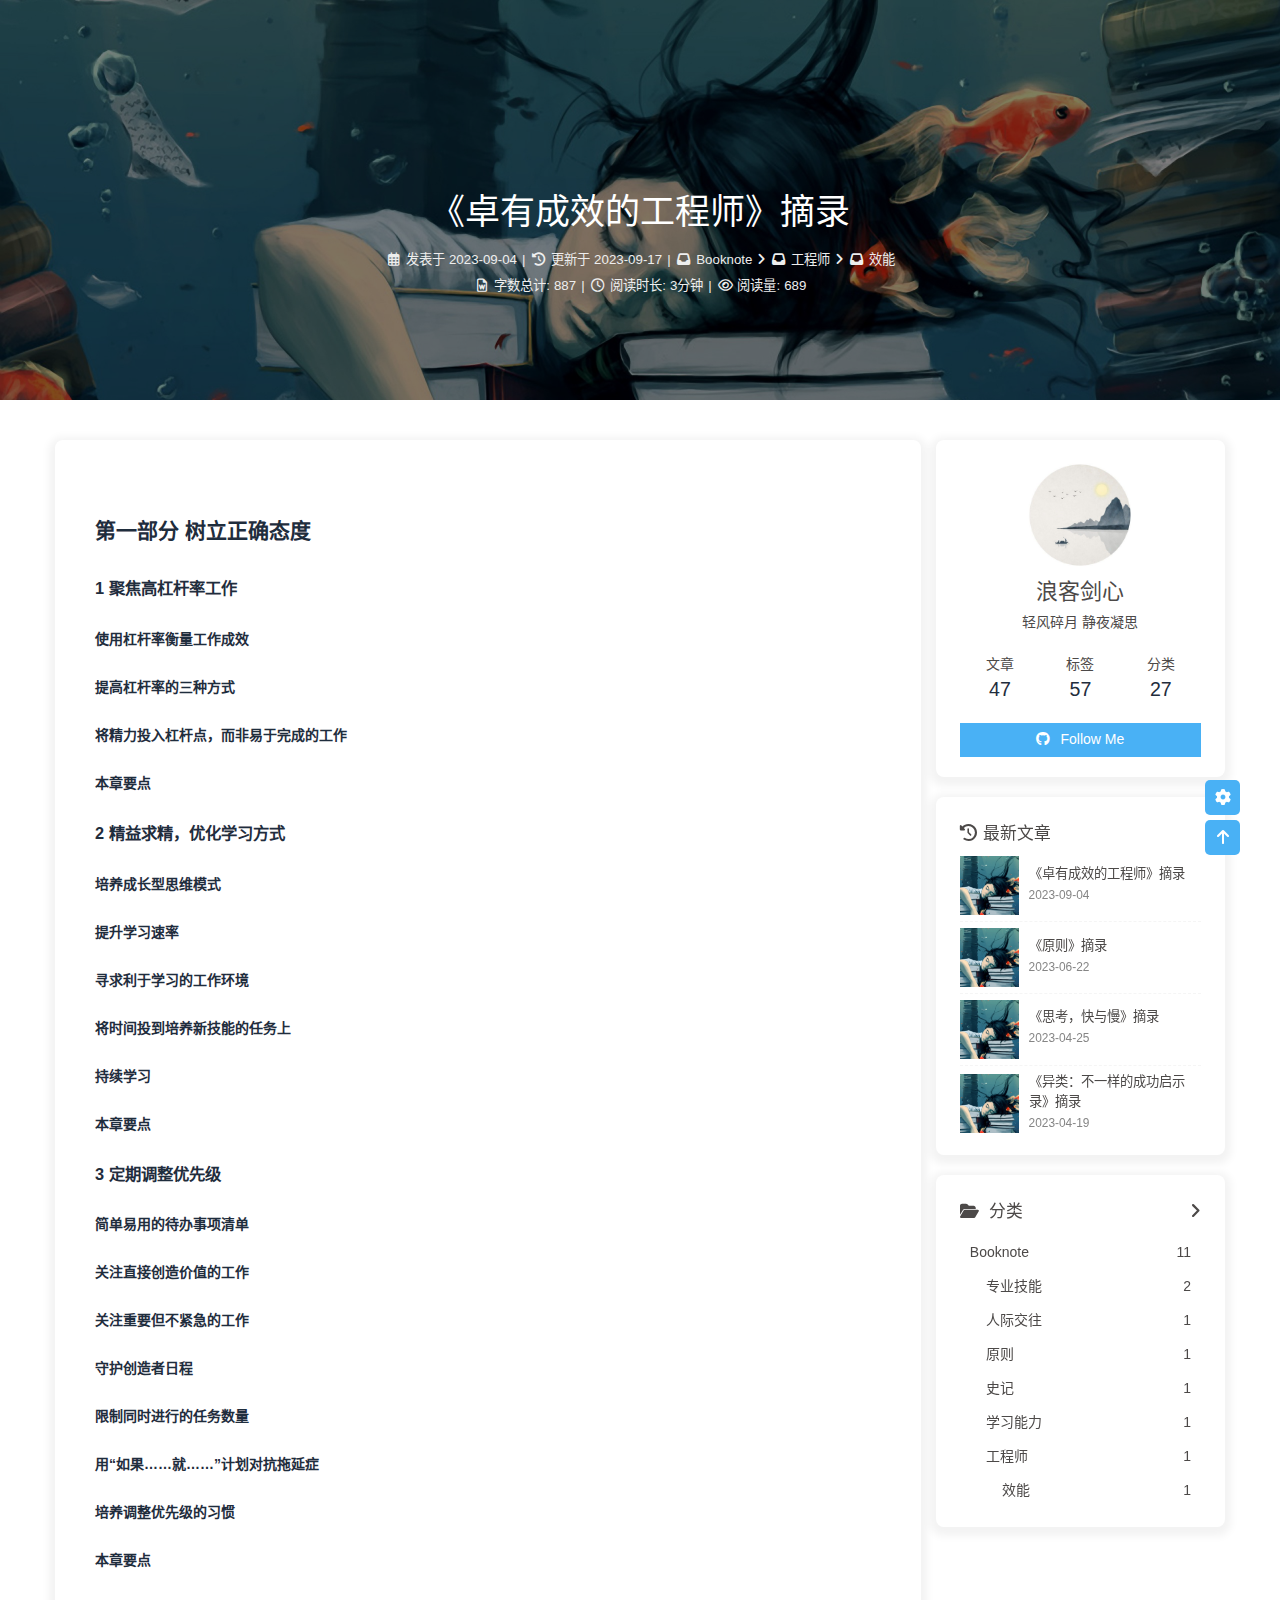
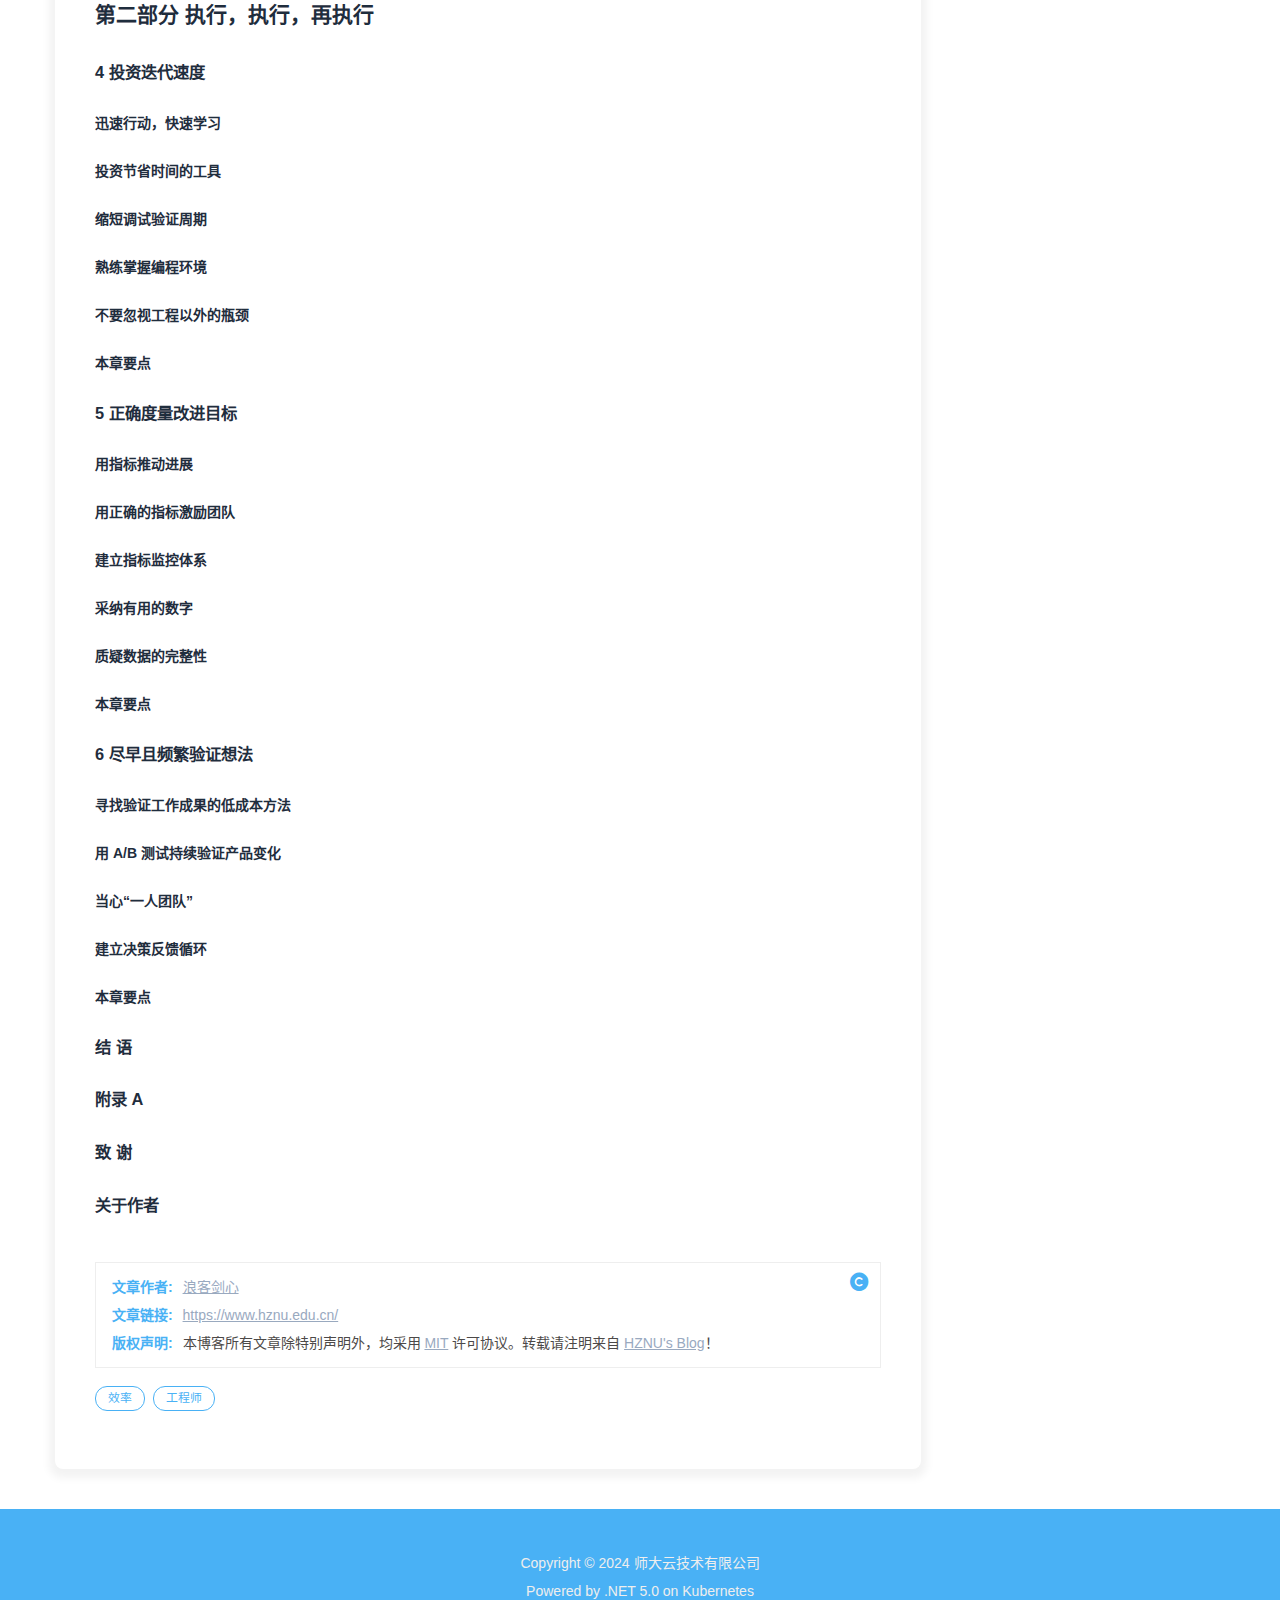
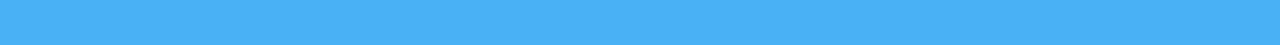
<file: article.html>
<!DOCTYPE html>
<html lang="zh-CN" data-theme="light">

<head>
  <meta charset="UTF-8" />
  <meta http-equiv="X-UA-Compatible" content="IE=edge" />
  <meta name="viewport" content="width=device-width, initial-scale=1.0, maximum-scale=1.0, user-scalable=no" />
  <title>《卓有成效的工程师》摘录 | HZNU's Blog</title>
  <link rel="stylesheet" href="./css/all.min.css">
  <link rel="stylesheet" href="./css/index.css" />
  <link rel="stylesheet" href="./css/article.css" />
</head>

<body>
  <div class="post" id="body-wrap">
    <header class="post-bg" id="page-header" style="
          background-image: url('./assets/article.jpg');
        ">
      <div id="post-info">
        <h1 class="post-title">《卓有成效的工程师》摘录</h1>
        <div id="post-meta">
          <div class="meta-firstline">
            <span class="post-meta-date"><i class="far fa-calendar-alt fa-fw post-meta-icon"></i><span
                class="post-meta-label">发表于</span><time class="post-meta-date-created"
                datetime="2023-09-04T12:48:53.000Z" title="发表于 2023-09-04 20:48:53">2023-09-04</time><span
                class="post-meta-separator">|</span><i class="fas fa-history fa-fw post-meta-icon"></i><span
                class="post-meta-label">更新于</span><time class="post-meta-date-updated"
                datetime="2023-09-16T16:29:15.000Z" title="更新于 2023-09-17 00:29:15">2023-09-17</time></span><span
              class="post-meta-categories"><span class="post-meta-separator">|</span><i
                class="fas fa-inbox fa-fw post-meta-icon"></i><a class="post-meta-categories"
                href="#">Booknote</a><i class="fas fa-angle-right post-meta-separator"></i><i
                class="fas fa-inbox fa-fw post-meta-icon"></i><a class="post-meta-categories"
                href="#">工程师</a><i
                class="fas fa-angle-right post-meta-separator"></i><i class="fas fa-inbox fa-fw post-meta-icon"></i><a
                class="post-meta-categories"
                href="#">效能</a></span>
          </div>
          <div class="meta-secondline">
            <span class="post-meta-separator">|</span><span class="post-meta-wordcount"><i
                class="far fa-file-word fa-fw post-meta-icon"></i><span class="post-meta-label">字数总计:</span><span
                class="word-count">887</span><span class="post-meta-separator">|</span><i
                class="far fa-clock fa-fw post-meta-icon"></i><span
                class="post-meta-label">阅读时长:</span><span>3分钟</span></span><span
              class="post-meta-separator">|</span><span class="post-meta-pv-cv"><i
                class="far fa-eye fa-fw post-meta-icon"></i><span class="post-meta-label">阅读量:</span><span
                id="busuanzi_value_page_pv">689</span></span>
          </div>
        </div>
      </div>
    </header>
    <main class="layout" id="content-inner">
      <div id="post">
        <article class="post-content" id="article-container">
          <h2 id="第一部分-树立正确态度">
            <a href="#第一部分-树立正确态度" class="headerlink" title="第一部分 树立正确态度"></a>第一部分 树立正确态度
          </h2>
          <h3 id="1-聚焦高杠杆率工作">
            <a href="#1-聚焦高杠杆率工作" class="headerlink" title="1 聚焦高杠杆率工作"></a>1 聚焦高杠杆率工作
          </h3>
          <h4 id="使用杠杆率衡量工作成效">
            <a href="#使用杠杆率衡量工作成效" class="headerlink" title="使用杠杆率衡量工作成效"></a>使用杠杆率衡量工作成效
          </h4>
          <h4 id="提高杠杆率的三种方式">
            <a href="#提高杠杆率的三种方式" class="headerlink" title="提高杠杆率的三种方式"></a>提高杠杆率的三种方式
          </h4>
          <h4 id="将精力投入杠杆点，而非易于完成的工作">
            <a href="#将精力投入杠杆点，而非易于完成的工作" class="headerlink" title="将精力投入杠杆点，而非易于完成的工作"></a>将精力投入杠杆点，而非易于完成的工作
          </h4>
          <h4 id="本章要点">
            <a href="#本章要点" class="headerlink" title="本章要点"></a>本章要点
          </h4>
          <h3 id="2-精益求精，优化学习方式">
            <a href="#2-精益求精，优化学习方式" class="headerlink" title="2 精益求精，优化学习方式"></a>2 精益求精，优化学习方式
          </h3>
          <h4 id="培养成长型思维模式">
            <a href="#培养成长型思维模式" class="headerlink" title="培养成长型思维模式"></a>培养成长型思维模式
          </h4>
          <h4 id="提升学习速率">
            <a href="#提升学习速率" class="headerlink" title="提升学习速率"></a>提升学习速率
          </h4>
          <h4 id="寻求利于学习的工作环境">
            <a href="#寻求利于学习的工作环境" class="headerlink" title="寻求利于学习的工作环境"></a>寻求利于学习的工作环境
          </h4>
          <h4 id="将时间投到培养新技能的任务上">
            <a href="#将时间投到培养新技能的任务上" class="headerlink" title="将时间投到培养新技能的任务上"></a>将时间投到培养新技能的任务上
          </h4>
          <h4 id="持续学习">
            <a href="#持续学习" class="headerlink" title="持续学习"></a>持续学习
          </h4>
          <h4 id="本章要点-1">
            <a href="#本章要点-1" class="headerlink" title="本章要点"></a>本章要点
          </h4>
          <h3 id="3-定期调整优先级">
            <a href="#3-定期调整优先级" class="headerlink" title="3 定期调整优先级"></a>3 定期调整优先级
          </h3>
          <h4 id="简单易用的待办事项清单">
            <a href="#简单易用的待办事项清单" class="headerlink" title="简单易用的待办事项清单"></a>简单易用的待办事项清单
          </h4>
          <h4 id="关注直接创造价值的工作">
            <a href="#关注直接创造价值的工作" class="headerlink" title="关注直接创造价值的工作"></a>关注直接创造价值的工作
          </h4>
          <h4 id="关注重要但不紧急的工作">
            <a href="#关注重要但不紧急的工作" class="headerlink" title="关注重要但不紧急的工作"></a>关注重要但不紧急的工作
          </h4>
          <h4 id="守护创造者日程">
            <a href="#守护创造者日程" class="headerlink" title="守护创造者日程"></a>守护创造者日程
          </h4>
          <h4 id="限制同时进行的任务数量">
            <a href="#限制同时进行的任务数量" class="headerlink" title="限制同时进行的任务数量"></a>限制同时进行的任务数量
          </h4>
          <h4 id="用“如果……就……”计划对抗拖延症">
            <a href="#用“如果……就……”计划对抗拖延症" class="headerlink" title="用“如果……就……”计划对抗拖延症"></a>用“如果……就……”计划对抗拖延症
          </h4>
          <h4 id="培养调整优先级的习惯">
            <a href="#培养调整优先级的习惯" class="headerlink" title="培养调整优先级的习惯"></a>培养调整优先级的习惯
          </h4>
          <h4 id="本章要点-2">
            <a href="#本章要点-2" class="headerlink" title="本章要点"></a>本章要点
          </h4>
          <h2 id="第二部分-执行，执行，再执行">
            <a href="#第二部分-执行，执行，再执行" class="headerlink" title="第二部分 执行，执行，再执行"></a>第二部分 执行，执行，再执行
          </h2>
          <h3 id="4-投资迭代速度">
            <a href="#4-投资迭代速度" class="headerlink" title="4 投资迭代速度"></a>4 投资迭代速度
          </h3>
          <h4 id="迅速行动，快速学习">
            <a href="#迅速行动，快速学习" class="headerlink" title="迅速行动，快速学习"></a>迅速行动，快速学习
          </h4>
          <h4 id="投资节省时间的工具">
            <a href="#投资节省时间的工具" class="headerlink" title="投资节省时间的工具"></a>投资节省时间的工具
          </h4>
          <h4 id="缩短调试验证周期">
            <a href="#缩短调试验证周期" class="headerlink" title="缩短调试验证周期"></a>缩短调试验证周期
          </h4>
          <h4 id="熟练掌握编程环境">
            <a href="#熟练掌握编程环境" class="headerlink" title="熟练掌握编程环境"></a>熟练掌握编程环境
          </h4>
          <h4 id="不要忽视工程以外的瓶颈">
            <a href="#不要忽视工程以外的瓶颈" class="headerlink" title="不要忽视工程以外的瓶颈"></a>不要忽视工程以外的瓶颈
          </h4>
          <h4 id="本章要点-3">
            <a href="#本章要点-3" class="headerlink" title="本章要点"></a>本章要点
          </h4>
          <h3 id="5-正确度量改进目标">
            <a href="#5-正确度量改进目标" class="headerlink" title="5 正确度量改进目标"></a>5 正确度量改进目标
          </h3>
          <h4 id="用指标推动进展">
            <a href="#用指标推动进展" class="headerlink" title="用指标推动进展"></a>用指标推动进展
          </h4>
          <h4 id="用正确的指标激励团队">
            <a href="#用正确的指标激励团队" class="headerlink" title="用正确的指标激励团队"></a>用正确的指标激励团队
          </h4>
          <h4 id="建立指标监控体系">
            <a href="#建立指标监控体系" class="headerlink" title="建立指标监控体系"></a>建立指标监控体系
          </h4>
          <h4 id="采纳有用的数字">
            <a href="#采纳有用的数字" class="headerlink" title="采纳有用的数字"></a>采纳有用的数字
          </h4>
          <h4 id="质疑数据的完整性">
            <a href="#质疑数据的完整性" class="headerlink" title="质疑数据的完整性"></a>质疑数据的完整性
          </h4>
          <h4 id="本章要点-4">
            <a href="#本章要点-4" class="headerlink" title="本章要点"></a>本章要点
          </h4>
          <h3 id="6-尽早且频繁验证想法">
            <a href="#6-尽早且频繁验证想法" class="headerlink" title="6 尽早且频繁验证想法"></a>6 尽早且频繁验证想法
          </h3>
          <h4 id="寻找验证工作成果的低成本方法">
            <a href="#寻找验证工作成果的低成本方法" class="headerlink" title="寻找验证工作成果的低成本方法"></a>寻找验证工作成果的低成本方法
          </h4>
          <h4 id="用-A-B-测试持续验证产品变化">
            <a href="#用-A-B-测试持续验证产品变化" class="headerlink" title="用 A/B 测试持续验证产品变化"></a>用 A/B 测试持续验证产品变化
          </h4>
          <h4 id="当心“一人团队”">
            <a href="#当心“一人团队”" class="headerlink" title="当心“一人团队”"></a>当心“一人团队”
          </h4>
          <h4 id="建立决策反馈循环">
            <a href="#建立决策反馈循环" class="headerlink" title="建立决策反馈循环"></a>建立决策反馈循环
          </h4>
          <h4 id="本章要点-5">
            <a href="#本章要点-5" class="headerlink" title="本章要点"></a>本章要点
          </h4>
          <h3 id="结-语">
            <a href="#结-语" class="headerlink" title="结 语"></a>结 语
          </h3>
          <h3 id="附录-A">
            <a href="#附录-A" class="headerlink" title="附录 A"></a>附录 A
          </h3>
          <h3 id="致-谢">
            <a href="#致-谢" class="headerlink" title="致 谢"></a>致 谢
          </h3>
          <h3 id="关于作者">
            <a href="#关于作者" class="headerlink" title="关于作者"></a>关于作者
          </h3>
        </article>
        <div class="post-copyright">
          <div class="post-copyright__author">
            <span class="post-copyright-meta">文章作者: </span><span class="post-copyright-info"><a
                href="#">浪客剑心</a></span>
          </div>
          <div class="post-copyright__type">
            <span class="post-copyright-meta">文章链接: </span><span class="post-copyright-info"><a
                href="https://www.hznu.edu.cn/" target="_blank">https://www.hznu.edu.cn/</a></span>
          </div>
          <div class="post-copyright__notice">
            <span class="post-copyright-meta">版权声明: </span><span class="post-copyright-info">本博客所有文章除特别声明外，均采用
              <a>MIT</a>
              许可协议。转载请注明来自
              <a href="#">HZNU's Blog</a>！</span>
          </div>
        </div>
        <div class="tag_share">
          <div class="post-meta__tag-list">
            <a class="post-meta__tags">效率</a><a class="post-meta__tags">工程师</a>
          </div>
        </div>
      </div>

      <div class="aside-content" id="aside-content">
        <div class="card-widget card-info">
          <div class="is-center">
            <div class="avatar-img">
              <img src="./assets/avatar.jpg" class="entered loaded" />
            </div>
            <div class="author-info__name">浪客剑心</div>
            <div class="author-info__description">轻风碎月 静夜凝思</div>
          </div>
          <div class="card-info-data is-center">
            <div class="card-info-data-item">
              <a href="javascript:void(0);">
                <div class="headline">文章</div>
                <div class="length-num">47</div>
              </a>
            </div>
            <div class="card-info-data-item">
              <a href="javascript:void(0);">
                <div class="headline">标签</div>
                <div class="length-num">57</div>
              </a>
            </div>
            <div class="card-info-data-item">
              <a href="javascript:void(0);">
                <div class="headline">分类</div>
                <div class="length-num">27</div>
              </a>
            </div>
          </div>
          <a id="card-info-btn" href="javascript:void(0);"><i class="fab fa-github"></i><span>Follow Me</span></a>
        </div>
        <div class="sticky_layout">
          <div class="card-widget card-recent-post">
            <div class="item-headline">
              <i class="fas fa-history"></i><span>最新文章</span>
            </div>
            <div class="aside-list">
              <div class="aside-list-item">
                <a class="thumbnail" href="javascript:void(0);" title="《卓有成效的工程师》摘录"><img src="./assets/article.jpg"
                    alt="《卓有成效的工程师》摘录" class="entered loaded" /></a>
                <div class="content">
                  <a class="title" href="javascript:void(0);" title="《卓有成效的工程师》摘录">《卓有成效的工程师》摘录</a><time
                    datetime="2023-09-04T12:48:53.000Z" title="发表于 2023-09-04 20:48:53">2023-09-04</time>
                </div>
              </div>
              <div class="aside-list-item">
                <a class="thumbnail" href="javascript:void(0);" title="《原则》摘录"><img src="./assets/article.jpg"
                    alt="《原则》摘录" class="entered loaded" /></a>
                <div class="content">
                  <a class="title" href="javascript:void(0);" title="《原则》摘录">《原则》摘录</a><time
                    datetime="2023-06-22T15:36:02.000Z" title="发表于 2023-06-22 23:36:02">2023-06-22</time>
                </div>
              </div>
              <div class="aside-list-item">
                <a class="thumbnail" href="javascript:void(0);" title="《思考，快与慢》摘录"><img src="./assets/article.jpg"
                    alt="《思考，快与慢》摘录" class="entered loaded" /></a>
                <div class="content">
                  <a class="title" href="javascript:void(0);" title="《思考，快与慢》摘录">《思考，快与慢》摘录</a><time
                    datetime="2023-04-25T15:36:54.000Z" title="发表于 2023-04-25 23:36:54">2023-04-25</time>
                </div>
              </div>
              <div class="aside-list-item">
                <a class="thumbnail" href="javascript:void(0);" title="《异类：不一样的成功启示录》摘录"><img src="./assets/article.jpg"
                    alt="《异类：不一样的成功启示录》摘录" class="entered loaded" /></a>
                <div class="content">
                  <a class="title" href="javascript:void(0);" title="《异类：不一样的成功启示录》摘录">《异类：不一样的成功启示录》摘录</a><time
                    datetime="2023-04-19T15:01:41.000Z" title="发表于 2023-04-19 23:01:41">2023-04-19</time>
                </div>
              </div>
            </div>
          </div>
          <div class="card-widget card-categories">
            <div class="item-headline">
              <i class="fas fa-folder-open"></i>
              <span>分类</span>
              <a class="card-more-btn" href="javascript:void(0);" title="查看更多">
                <i class="fas fa-angle-right"></i></a>
            </div>
            <ul class="card-category-list" id="aside-cat-list">
              <li class="card-category-list-item">
                <a class="card-category-list-link" href="javascript:void(0);"><span
                    class="card-category-list-name">Booknote</span><span class="card-category-list-count">11</span></a>
                <ul class="card-category-list child">
                  <li class="card-category-list-item">
                    <a class="card-category-list-link" href="javascript:void(0);"><span
                        class="card-category-list-name">专业技能</span><span class="card-category-list-count">2</span></a>
                  </li>
                  <li class="card-category-list-item">
                    <a class="card-category-list-link" href="javascript:void(0);"><span
                        class="card-category-list-name">人际交往</span><span class="card-category-list-count">1</span></a>
                  </li>
                  <li class="card-category-list-item">
                    <a class="card-category-list-link" href="javascript:void(0);"><span
                        class="card-category-list-name">原则</span><span class="card-category-list-count">1</span></a>
                  </li>
                  <li class="card-category-list-item">
                    <a class="card-category-list-link" href="javascript:void(0);"><span
                        class="card-category-list-name">史记</span><span class="card-category-list-count">1</span></a>
                  </li>
                  <li class="card-category-list-item">
                    <a class="card-category-list-link" href="javascript:void(0);"><span
                        class="card-category-list-name">学习能力</span><span class="card-category-list-count">1</span></a>
                  </li>
                  <li class="card-category-list-item">
                    <a class="card-category-list-link" href="javascript:void(0);"><span
                        class="card-category-list-name">工程师</span><span class="card-category-list-count">1</span></a>
                    <ul class="card-category-list child">
                      <li class="card-category-list-item">
                        <a class="card-category-list-link" href="javascript:void(0);"><span
                            class="card-category-list-name">效能</span><span class="card-category-list-count">1</span></a>
                      </li>
                    </ul>
                  </li>
                </ul>
              </li>
            </ul>
          </div>
        </div>
      </div>
    </main>

    <footer id="footer">
      <div id="footer-wrap">
        <div class="copyright">Copyright © 2024 师大云技术有限公司</div>
        <div class="framework-info">
          <span>Powered by .NET 5.0 on Kubernetes</span>
        </div>
      </div>
    </footer>
  </div>

  <div id="rightside">
    <div id="rightside-config-show">
      <button id="rightside_config" type="button" title="设置">
        <i class="fas fa-cog fa-spin"></i></button><button id="go-up" type="button" title="回到顶部">
        <i class="fas fa-arrow-up"></i>
      </button>
    </div>
  </div>
</body>

</html>
</file>
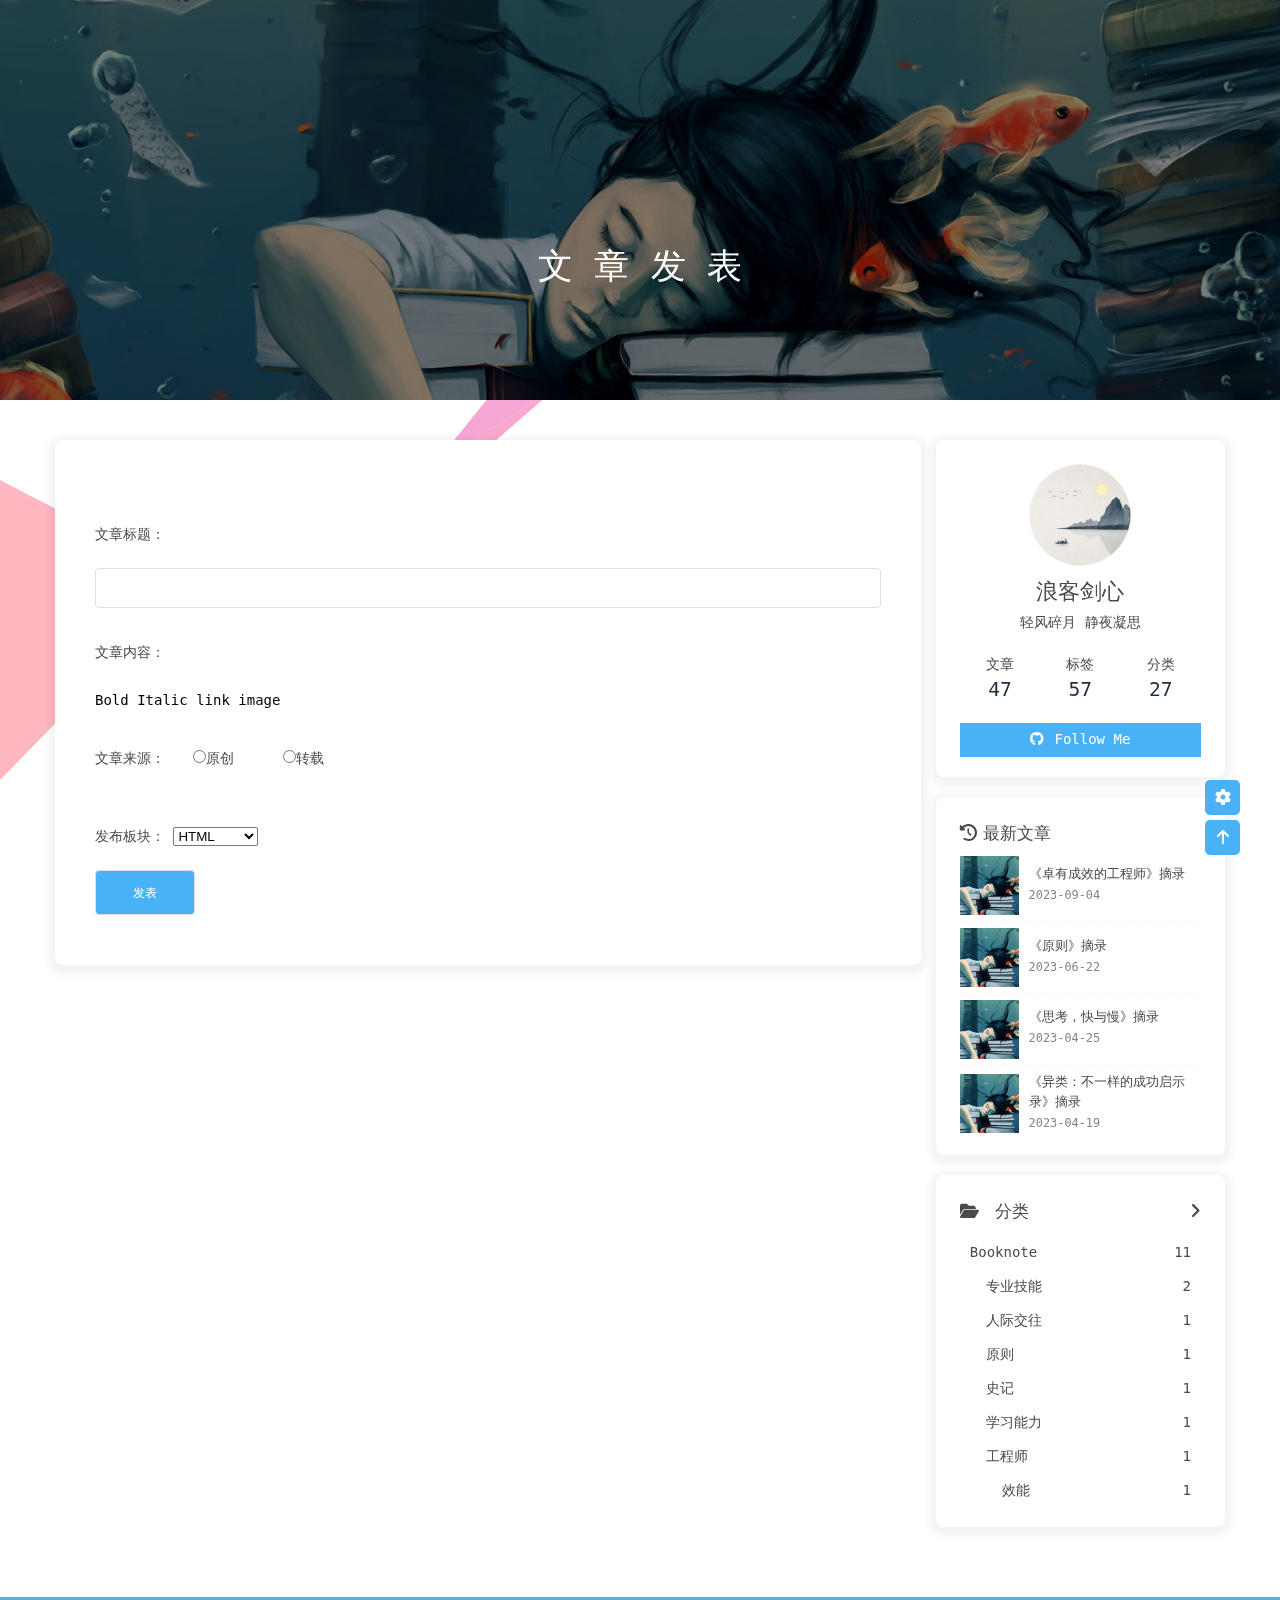
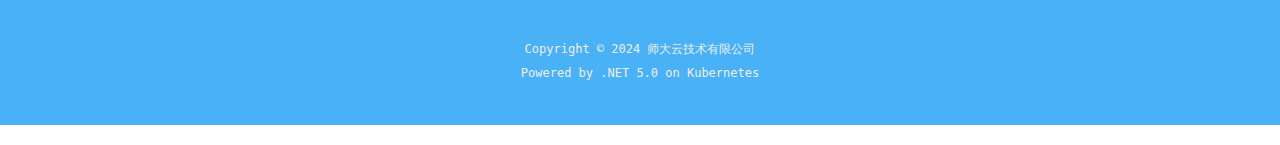
<file: editor.html>
<!DOCTYPE html>
<html lang="en">

<head>
  <meta charset="UTF-8" />
  <meta http-equiv="X-UA-Compatible" content="IE=edge" />
  <meta name="viewport" content="width=device-width, initial-scale=1.0" />
  <link rel="stylesheet" href="./css/global.css" />
  <link rel="stylesheet" href="./css/editor.css" />
  <link rel="stylesheet" href="./css/index.css" />
  <link rel="stylesheet" href="./css/all.min.css" />
  <link rel="stylesheet" href="./css/article.css" />
  <link href="https://cdn.quilljs.com/1.0.0/quill.snow.css" rel="stylesheet" />
  <script src="https://cdn.quilljs.com/1.0.0/quill.js"></script>
  <title>Document</title>
</head>

<body>
  <div class="post" id="body-wrap">
    <header class="post-bg" id="page-header" style="background-image: url('./assets/article.jpg')">
      <div id="post-info">
        <h1 class="post-title"> 文 章 发 表 </h1>
      </div>
    </header>
    <main class="layout" id="content-inner">
      <div id="post">
        <div class="container">
          <form action="">
            <label for="title">文章标题：</label>
            <input id="title" type="text" />

            <label for="editor">文章内容：</label>
            <div id="toolbar">
              <button class="ql-bold">Bold</button>
              <button class="ql-italic">Italic</button>
              <button class="ql-link">link</button>
              <button class="ql-image">image</button>
            </div>
            <div id="editor"></div>

            <label>文章来源：
              <label for="original"><input id="original" name="source" type="radio" />原创</label>
              <label for="transport"><input id="transport" name="source" type="radio" />转载</label>
            </label>

            <label for="field">发布板块：
              <select name="field" id="field">
                <option value="HTML">HTML</option>
                <option value="CSS">CSS</option>
                <option value="JavaScript">JavaScript</option>
              </select>
            </label>

            <input style="width: 100px;background-color: var(--btn-bg)!important;color: white;" class="button" type="submit" value="发表">
          </form>
        </div>
      </div>

      <div class="aside-content" id="aside-content">
        <div class="card-widget card-info">
          <div class="is-center">
            <div class="avatar-img">
              <img src="./assets/avatar.jpg" class="entered loaded" />
            </div>
            <div class="author-info__name">浪客剑心</div>
            <div class="author-info__description">轻风碎月 静夜凝思</div>
          </div>
          <div class="card-info-data is-center">
            <div class="card-info-data-item">
              <a href="javascript:void(0);">
                <div class="headline">文章</div>
                <div class="length-num">47</div>
              </a>
            </div>
            <div class="card-info-data-item">
              <a href="javascript:void(0);">
                <div class="headline">标签</div>
                <div class="length-num">57</div>
              </a>
            </div>
            <div class="card-info-data-item">
              <a href="javascript:void(0);">
                <div class="headline">分类</div>
                <div class="length-num">27</div>
              </a>
            </div>
          </div>
          <a id="card-info-btn" href="javascript:void(0);"><i class="fab fa-github"></i><span>Follow Me</span></a>
        </div>
        <div class="sticky_layout">
          <div class="card-widget card-recent-post">
            <div class="item-headline">
              <i class="fas fa-history"></i><span>最新文章</span>
            </div>
            <div class="aside-list">
              <div class="aside-list-item">
                <a class="thumbnail" href="javascript:void(0);" title="《卓有成效的工程师》摘录"><img src="./assets/article.jpg"
                    alt="《卓有成效的工程师》摘录" class="entered loaded" /></a>
                <div class="content">
                  <a class="title" href="javascript:void(0);" title="《卓有成效的工程师》摘录">《卓有成效的工程师》摘录</a><time
                    datetime="2023-09-04T12:48:53.000Z" title="发表于 2023-09-04 20:48:53">2023-09-04</time>
                </div>
              </div>
              <div class="aside-list-item">
                <a class="thumbnail" href="javascript:void(0);" title="《原则》摘录"><img src="./assets/article.jpg"
                    alt="《原则》摘录" class="entered loaded" /></a>
                <div class="content">
                  <a class="title" href="javascript:void(0);" title="《原则》摘录">《原则》摘录</a><time
                    datetime="2023-06-22T15:36:02.000Z" title="发表于 2023-06-22 23:36:02">2023-06-22</time>
                </div>
              </div>
              <div class="aside-list-item">
                <a class="thumbnail" href="javascript:void(0);" title="《思考，快与慢》摘录"><img src="./assets/article.jpg"
                    alt="《思考，快与慢》摘录" class="entered loaded" /></a>
                <div class="content">
                  <a class="title" href="javascript:void(0);" title="《思考，快与慢》摘录">《思考，快与慢》摘录</a><time
                    datetime="2023-04-25T15:36:54.000Z" title="发表于 2023-04-25 23:36:54">2023-04-25</time>
                </div>
              </div>
              <div class="aside-list-item">
                <a class="thumbnail" href="javascript:void(0);" title="《异类：不一样的成功启示录》摘录"><img src="./assets/article.jpg"
                    alt="《异类：不一样的成功启示录》摘录" class="entered loaded" /></a>
                <div class="content">
                  <a class="title" href="javascript:void(0);" title="《异类：不一样的成功启示录》摘录">《异类：不一样的成功启示录》摘录</a><time
                    datetime="2023-04-19T15:01:41.000Z" title="发表于 2023-04-19 23:01:41">2023-04-19</time>
                </div>
              </div>
            </div>
          </div>
          <div class="card-widget card-categories">
            <div class="item-headline">
              <i class="fas fa-folder-open"></i>
              <span>分类</span>
              <a class="card-more-btn" href="javascript:void(0);" title="查看更多">
                <i class="fas fa-angle-right"></i></a>
            </div>
            <ul class="card-category-list" id="aside-cat-list">
              <li class="card-category-list-item">
                <a class="card-category-list-link" href="javascript:void(0);"><span
                    class="card-category-list-name">Booknote</span><span class="card-category-list-count">11</span></a>
                <ul class="card-category-list child">
                  <li class="card-category-list-item">
                    <a class="card-category-list-link" href="javascript:void(0);"><span
                        class="card-category-list-name">专业技能</span><span class="card-category-list-count">2</span></a>
                  </li>
                  <li class="card-category-list-item">
                    <a class="card-category-list-link" href="javascript:void(0);"><span
                        class="card-category-list-name">人际交往</span><span class="card-category-list-count">1</span></a>
                  </li>
                  <li class="card-category-list-item">
                    <a class="card-category-list-link" href="javascript:void(0);"><span
                        class="card-category-list-name">原则</span><span class="card-category-list-count">1</span></a>
                  </li>
                  <li class="card-category-list-item">
                    <a class="card-category-list-link" href="javascript:void(0);"><span
                        class="card-category-list-name">史记</span><span class="card-category-list-count">1</span></a>
                  </li>
                  <li class="card-category-list-item">
                    <a class="card-category-list-link" href="javascript:void(0);"><span
                        class="card-category-list-name">学习能力</span><span class="card-category-list-count">1</span></a>
                  </li>
                  <li class="card-category-list-item">
                    <a class="card-category-list-link" href="javascript:void(0);"><span
                        class="card-category-list-name">工程师</span><span class="card-category-list-count">1</span></a>
                    <ul class="card-category-list child">
                      <li class="card-category-list-item">
                        <a class="card-category-list-link" href="javascript:void(0);"><span
                            class="card-category-list-name">效能</span><span class="card-category-list-count">1</span></a>
                      </li>
                    </ul>
                  </li>
                </ul>
              </li>
            </ul>
          </div>
        </div>
      </div>
    </main>

    <footer id="footer">
      <div id="footer-wrap">
        <div class="copyright">Copyright © 2024 师大云技术有限公司</div>
        <div class="framework-info">
          <span>Powered by .NET 5.0 on Kubernetes</span>
        </div>
      </div>
    </footer>
  </div>

  <div id="rightside">
    <div id="rightside-config-show">
      <button id="rightside_config" type="button" title="设置">
        <i class="fas fa-cog fa-spin"></i></button><button id="go-up" type="button" title="回到顶部">
        <i class="fas fa-arrow-up"></i>
      </button>
    </div>
  </div>

  <script>
    var editor = new Quill("#editor", {
      modules: { toolbar: "#toolbar" },
      theme: "snow",
      placeholder: "请输入内容......",
    });
    function goBack() {
      history.back();
    }
  </script>

  <script defer="defer" id="ribbon" src="./js/canvas-ribbon.min.js" size="150" alpha="0.6" zindex="-1" mobile="false"
    data-click="true"></script>
</body>

</html>
</file>
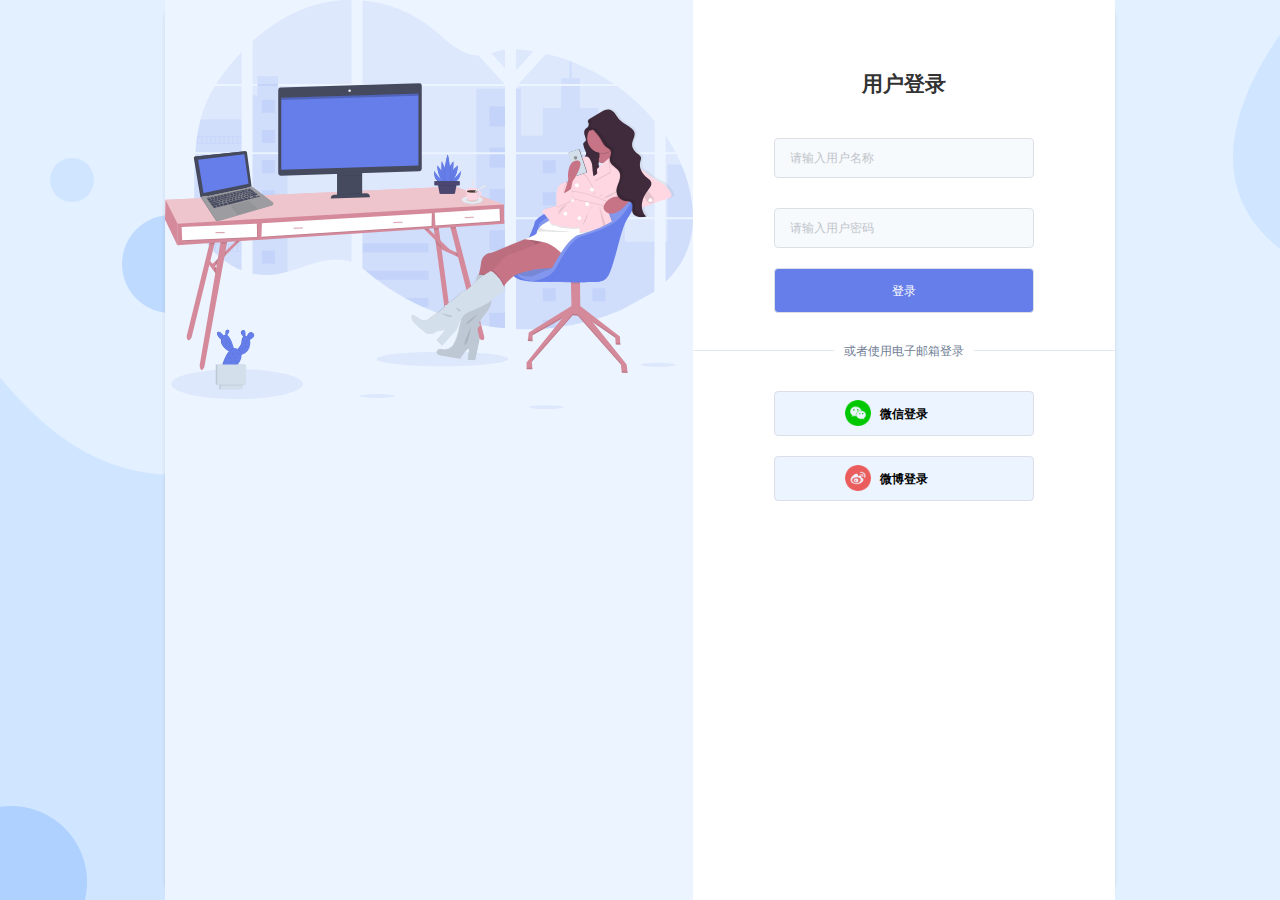
<file: login.html>
<!DOCTYPE html>
<html lang="en">
  <head>
    <meta charset="UTF-8" />
    <meta http-equiv="X-UA-Compatible" content="IE=edge" />
    <meta name="viewport" content="width=device-width, initial-scale=1.0" />
    <link rel="stylesheet" href="./css/global.css" />
    <link rel="stylesheet" href="css/login.css" />
    <title>Document</title>
  </head>
  <body>
      <div class="box">
        <!-- 侧边图片区域 -->
        <div class="pic"></div>
        <!-- 登录表单区域 -->
        <div class="loginForm">
          <h2>用户登录</h2>
          <form action="">
            <div>
              <input type="text" name="username" placeholder="请输入用户名称" />
              <span class="err-info"></span>
            </div>
            <div>
              <input
              type="password"
              name="password"
              placeholder="请输入用户密码"
            />
            <span class="err-info"></span>
            </div>
            <a class="button" for="login" href="./index.html">登录</a>
          </form>
          <div class="division">
            <div class="divisionText">或者使用电子邮箱登录</div>
          </div>
          <div class="otherWay">
              <a class="button" for="weixin" size="lognBtn">微信登录</a>

              <a class="button" for="weibo" size="lognBtn">微博登录</a>
          </div>
        </div>
      </div>

      <script>
        const username = document.querySelector("input[name='username']");
        const password = document.querySelector("input[name='password']");
        username.onblur = function () {
          if (!username.value) {
            username.nextElementSibling.innerHTML = "用户名不能为空";
          }
        }
        password.onblur = function () {
          if (!password.value) {
            password.nextElementSibling.innerHTML = "密码不能为空";
          }
        }
      </script>
  </body>
</html>
</file>
<file: css/article.css>
#nav .menus_items .menus_item .menus_item_child li a {
  display: inline-block;
  padding: 8px 16px;
  width: 100%;
  color: var(--font-color) !important;
  text-shadow: none !important;
}
#nav #search-button {
  display: inline;
  padding: 0 0 0 14px;
}
#nav .site-page {
  position: relative;
  padding-bottom: 6px;
  text-shadow: 1px 1px 2px rgba(0,0,0,0.3);
  font-size: 0.78em;
  cursor: pointer;
}
#nav .site-page:not(.child):after {
  position: absolute;
  bottom: 0;
  left: 0;
  z-index: -1;
  width: 0;
  height: 3px;
  background-color: #80c8f8;
  content: '';
  -webkit-transition: all 0.3s ease-in-out;
  -moz-transition: all 0.3s ease-in-out;
  -o-transition: all 0.3s ease-in-out;
  -ms-transition: all 0.3s ease-in-out;
  transition: all 0.3s ease-in-out;
}
#nav .site-page:not(.child):hover:after {
  width: 100%;
}
#pagination .pagination {
  margin-top: 20px;
  text-align: center;
}
#pagination .page-number.current {
  background: #00c4b6;
  color: var(--white);
}
.layout > .recent-posts .pagination > * {
  display: inline-block;
  margin: 0 6px;
  width: 2.5em;
  height: 2.5em;
  line-height: 2.5em;
}
.layout > .recent-posts .pagination > *:not(.space):hover {
  background: var(--btn-hover-color);
  color: var(--btn-color);
}
#rightside {
  position: fixed;
  right: 40px;
  bottom: 40px;
  z-index: 100;
  /* opacity: 0; */
  -ms-filter: "progid:DXImageTransform.Microsoft.Alpha(Opacity=0)";
  filter: alpha(opacity=0);
  -webkit-transition: all 0.5s;
  -moz-transition: all 0.5s;
  -o-transition: all 0.5s;
  -ms-transition: all 0.5s;
  transition: all 0.5s;
}
#rightside > div > button {
  display: block;
  margin-bottom: 5px;
  width: 35px;
  height: 35px;
  border-radius: 5px;
  background-color: var(--btn-bg);
  color: var(--btn-color);
  text-align: center;
  font-size: 16px;
  line-height: 35px;
}
#rightside > div > button:hover {
  background-color: var(--btn-hover-color);
}
#sidebar #menu-mask {
  position: fixed;
  z-index: 102;
  display: none;
  width: 100%;
  height: 100%;
  background: rgba(0,0,0,0.8);
}
#sidebar #sidebar-menus {
  position: fixed;
  top: 0;
  right: -300px;
  z-index: 103;
  overflow-x: hidden;
  overflow-y: auto;
  width: 300px;
  height: 100%;
  background: var(--sidebar-bg);
  -webkit-transition: all 0.5s;
  -moz-transition: all 0.5s;
  -o-transition: all 0.5s;
  -ms-transition: all 0.5s;
  transition: all 0.5s;
}
#sidebar #sidebar-menus > .avatar-img {
  margin: 20px auto;
}
#sidebar #sidebar-menus .site-data {
  display: table;
  padding: 0 10px;
  width: 100%;
  table-layout: fixed;
}
#sidebar #sidebar-menus .site-data .data-item {
  display: table-cell;
}
#sidebar #sidebar-menus .site-data .data-item .length-num {
  color: var(--text-highlight-color);
  font-size: 1.28em;
}
#sidebar #sidebar-menus .site-data .data-item .headline {
  color: var(--font-color);
}
#sidebar #sidebar-menus hr {
  margin: 20px auto;
}
#sidebar #sidebar-menus .menus_items {
  padding: 0 10px 40px;
}
#sidebar #sidebar-menus .menus_items .site-page {
  position: relative;
  display: block;
  padding: 6px 30px 6px 22px;
  color: var(--font-color);
  font-size: 1.15em;
}
#sidebar #sidebar-menus .menus_items .site-page:hover {
  background: var(--text-bg-hover);
}
#sidebar #sidebar-menus .menus_items .site-page i:first-child {
  width: 15%;
  text-align: left;
}
#sidebar #sidebar-menus .menus_items .site-page.group > i:last-child {
  position: absolute;
  top: 0.78em;
  right: 18px;
  -webkit-transition: -webkit-transform 0.3s;
  -moz-transition: -moz-transform 0.3s;
  -o-transition: -o-transform 0.3s;
  -ms-transition: -ms-transform 0.3s;
  transition: transform 0.3s;
}
#sidebar #sidebar-menus .menus_items .menus_item_child {
  margin: 0;
  list-style: none;
}

@keyframes hidden {
  0% {
    opacity: 1;
  }
  100% {
    opacity: 0;
    display: none;
  }
}

#search-button {
  position: relative;
  padding-bottom: 6px;
  text-shadow: 1px 1px 2px rgba(0,0,0,0.3);
  font-size: 0.78em;
  cursor: pointer;
  /* transition: all .3s ease; */
}

#search-button:hover i,
#search-button:hover span {
  animation: hidden .1s both;
}

#search-button .search-input {
  width: 0;
  margin: 0;
  padding: 0;
  border: 0;
  transition: all .3s ease;
}

#search-button:hover .search-input {
  width: 150px;
  padding: 0 2px;
  box-shadow: 0 0 10px rgba(255,255,255, 1);
}


::-webkit-file-upload-button {
  -webkit-appearance: button;
  font: inherit
}
#aside-content .card-info .card-info-data > .card-info-data-item a .headline,
#aside-content .card-categories ul.card-category-list > .card-category-list-item a span {
  overflow: hidden;
  -o-text-overflow: ellipsis;
  text-overflow: ellipsis;
  white-space: nowrap;
}
#aside-content .aside-list > .aside-list-item .content > .title,
#post-info .post-title {
  display: -webkit-box;
  overflow: hidden;
  -webkit-box-orient: vertical;
}
#article-container a.headerlink:after,
#post .post-copyright:before {
  display: inline-block;
  font-weight: 600;
  font-style: normal;
  font-variant: normal;
  font-family: 'Font Awesome 5 Free';
  text-rendering: auto;
  -webkit-font-smoothing: antialiased;
}
.layout > div:first-child:not(.recent-posts),
#aside-content .card-widget {
  border-radius: 8px;
  background: var(--card-bg);
  -webkit-box-shadow: var(--card-box-shadow);
  box-shadow: var(--card-box-shadow);
  -webkit-transition: all 0.3s;
  -moz-transition: all 0.3s;
  -o-transition: all 0.3s;
  -ms-transition: all 0.3s;
  transition: all 0.3s;
}
.layout > div:first-child:not(.recent-posts):hover,
#aside-content .card-widget:hover {
  -webkit-box-shadow: var(--card-hover-box-shadow);
  box-shadow: var(--card-hover-box-shadow);
}
#aside-content .aside-list > .aside-list-item .thumbnail > img {
  width: 100%;
  height: 100%;
  -webkit-transition: filter 375ms ease-in 0.2s, -webkit-transform 0.6s;
  -moz-transition: filter 375ms ease-in 0.2s, -moz-transform 0.6s;
  -o-transition: filter 375ms ease-in 0.2s, -o-transform 0.6s;
  -ms-transition: filter 375ms ease-in 0.2s, -ms-transform 0.6s;
  transition: filter 375ms ease-in 0.2s, transform 0.6s;
  object-fit: cover;
}
#aside-content .aside-list > .aside-list-item .thumbnail > img:hover {
  -webkit-transform: scale(1.1);
  -moz-transform: scale(1.1);
  -o-transform: scale(1.1);
  -ms-transform: scale(1.1);
  transform: scale(1.1);
}
#content-inner {
  -webkit-animation: bottom-top 1s;
  -moz-animation: bottom-top 1s;
  -o-animation: bottom-top 1s;
  -ms-animation: bottom-top 1s;
  animation: bottom-top 1s;
}
#page-header {
  -webkit-animation: header-effect 1s;
  -moz-animation: header-effect 1s;
  -o-animation: header-effect 1s;
  -ms-animation: header-effect 1s;
  animation: header-effect 1s;
}
@-moz-keyframes header-effect {
  0% {
    opacity: 0;
    -ms-filter: "progid:DXImageTransform.Microsoft.Alpha(Opacity=0)";
    filter: alpha(opacity=0);
    -webkit-transform: translateY(-50px);
    -moz-transform: translateY(-50px);
    -o-transform: translateY(-50px);
    -ms-transform: translateY(-50px);
    transform: translateY(-50px);
  }
  100% {
    opacity: 1;
    -ms-filter: none;
    filter: none;
    -webkit-transform: translateY(0);
    -moz-transform: translateY(0);
    -o-transform: translateY(0);
    -ms-transform: translateY(0);
    transform: translateY(0);
  }
}
@-webkit-keyframes header-effect {
  0% {
    opacity: 0;
    -ms-filter: "progid:DXImageTransform.Microsoft.Alpha(Opacity=0)";
    filter: alpha(opacity=0);
    -webkit-transform: translateY(-50px);
    -moz-transform: translateY(-50px);
    -o-transform: translateY(-50px);
    -ms-transform: translateY(-50px);
    transform: translateY(-50px);
  }
  100% {
    opacity: 1;
    -ms-filter: none;
    filter: none;
    -webkit-transform: translateY(0);
    -moz-transform: translateY(0);
    -o-transform: translateY(0);
    -ms-transform: translateY(0);
    transform: translateY(0);
  }
}
@-o-keyframes header-effect {
  0% {
    opacity: 0;
    -ms-filter: "progid:DXImageTransform.Microsoft.Alpha(Opacity=0)";
    filter: alpha(opacity=0);
    -webkit-transform: translateY(-50px);
    -moz-transform: translateY(-50px);
    -o-transform: translateY(-50px);
    -ms-transform: translateY(-50px);
    transform: translateY(-50px);
  }
  100% {
    opacity: 1;
    -ms-filter: none;
    filter: none;
    -webkit-transform: translateY(0);
    -moz-transform: translateY(0);
    -o-transform: translateY(0);
    -ms-transform: translateY(0);
    transform: translateY(0);
  }
}
@keyframes header-effect {
  0% {
    opacity: 0;
    -ms-filter: "progid:DXImageTransform.Microsoft.Alpha(Opacity=0)";
    filter: alpha(opacity=0);
    -webkit-transform: translateY(-50px);
    -moz-transform: translateY(-50px);
    -o-transform: translateY(-50px);
    -ms-transform: translateY(-50px);
    transform: translateY(-50px);
  }
  100% {
    opacity: 1;
    -ms-filter: none;
    filter: none;
    -webkit-transform: translateY(0);
    -moz-transform: translateY(0);
    -o-transform: translateY(0);
    -ms-transform: translateY(0);
    transform: translateY(0);
  }
}
@-moz-keyframes bottom-top {
  0% {
    margin-top: 50px;
    opacity: 0;
    -ms-filter: "progid:DXImageTransform.Microsoft.Alpha(Opacity=0)";
    filter: alpha(opacity=0);
  }
  100% {
    margin-top: 0;
    opacity: 1;
    -ms-filter: none;
    filter: none;
  }
}
@-webkit-keyframes bottom-top {
  0% {
    margin-top: 50px;
    opacity: 0;
    -ms-filter: "progid:DXImageTransform.Microsoft.Alpha(Opacity=0)";
    filter: alpha(opacity=0);
  }
  100% {
    margin-top: 0;
    opacity: 1;
    -ms-filter: none;
    filter: none;
  }
}
@-o-keyframes bottom-top {
  0% {
    margin-top: 50px;
    opacity: 0;
    -ms-filter: "progid:DXImageTransform.Microsoft.Alpha(Opacity=0)";
    filter: alpha(opacity=0);
  }
  100% {
    margin-top: 0;
    opacity: 1;
    -ms-filter: none;
    filter: none;
  }
}
@keyframes bottom-top {
  0% {
    margin-top: 50px;
    opacity: 0;
    -ms-filter: "progid:DXImageTransform.Microsoft.Alpha(Opacity=0)";
    filter: alpha(opacity=0);
  }
  100% {
    margin-top: 0;
    opacity: 1;
    -ms-filter: none;
    filter: none;
  }
}
:root {
  --global-font-size: 14px;
  --global-bg: #fff;
  --font-color: #4c4948;
  --hr-border: #a4d8fa;
  --hr-before-color: #80c8f8;
  --search-bg: #f6f8fa;
  --search-input-color: #4c4948;
  --search-result-title: #4c4948;
  --preloader-bg: #37474f;
  --preloader-color: #fff;
  --tab-border-color: #f0f0f0;
  --tab-botton-bg: #f0f0f0;
  --tab-botton-color: #1f2d3d;
  --tab-button-hover-bg: #dcdcdc;
  --tab-button-active-bg: #fff;
  --card-bg: #fff;
  --sidebar-bg: #f6f8fa;
  --btn-hover-color: #ff7242;
  --btn-color: #fff;
  --btn-bg: #49b1f5;
  --text-bg-hover: rgba(73,177,245,0.7);
  --light-grey: #eee;
  --dark-grey: #cacaca;
  --white: #fff;
  --text-highlight-color: #1f2d3d;
  --blockquote-color: #6a737d;
  --blockquote-bg: rgba(73,177,245,0.1);
  --reward-pop: #f5f5f5;
  --toc-link-color: #666261;
  --card-box-shadow: 0 3px 8px 6px rgba(7,17,27,0.05);
  --card-hover-box-shadow: 0 3px 8px 6px rgba(7,17,27,0.09);
  --pseudo-hover: #ff7242;
  --headline-presudo: #a0a0a0;
  --scrollbar-color: #49b1f5;
}
body {
  position: relative;
  min-height: 100%;
  background: var(--global-bg);
  color: var(--font-color);
  font-size: var(--global-font-size);
  font-family: -apple-system, BlinkMacSystemFont, 'Segoe UI', 'Helvetica Neue', Lato, Roboto, 'PingFang SC', 'Microsoft YaHei', sans-serif;
  line-height: 2;
  -webkit-tap-highlight-color: rgba(0,0,0,0);
}
*::-webkit-scrollbar {
  width: 8px;
  height: 8px;
}
*::-webkit-scrollbar-thumb {
  background: var(--scrollbar-color);
}
*::-webkit-scrollbar-track {
  background-color: transparent;
}
* {
  scrollbar-width: thin;
  scrollbar-color: var(--scrollbar-color) transparent;
}
h1,
h2,
h3,
h4 {
  position: relative;
  margin: 20px 0 14px;
  color: var(--text-highlight-color);
  font-weight: bold;
}
* {
  -webkit-box-sizing: border-box;
  -moz-box-sizing: border-box;
  box-sizing: border-box;
}
*::selection {
  background: #00c4b6;
  color: #f7f7f7;
}
a {
  color: #99a9bf;
  text-decoration: none;
  word-wrap: break-word;
  -webkit-transition: all 0.2s;
  -moz-transition: all 0.2s;
  -o-transition: all 0.2s;
  -ms-transition: all 0.2s;
  transition: all 0.2s;
  overflow-wrap: break-word;
}
a:hover {
  color: #49b1f5;
}
.is-center {
  text-align: center;
}
:root {
  --hl-color: #90a4ae;
  --hl-bg: #f6f8fa;
  --hltools-bg: #e6ebf1;
  --hltools-color: #90a4ae;
  --hlnumber-bg: #f6f8fa;
  --hlnumber-color: rgba(144,164,174,0.5);
  --hlscrollbar-bg: #dce4eb;
  --hlexpand-bg: linear-gradient(180deg, rgba(246,248,250,0.6), rgba(246,248,250,0.9));
}
#body-wrap {
  display: -webkit-box;
  display: -moz-box;
  display: -webkit-flex;
  display: -ms-flexbox;
  display: box;
  display: flex;
  -webkit-box-orient: vertical;
  -moz-box-orient: vertical;
  -o-box-orient: vertical;
  -webkit-flex-direction: column;
  -ms-flex-direction: column;
  flex-direction: column;
  min-height: 100vh;
}
.layout {
  display: -webkit-box;
  display: -moz-box;
  display: -webkit-flex;
  display: -ms-flexbox;
  display: box;
  display: flex;
  -webkit-box-flex: 1;
  -moz-box-flex: 1;
  -o-box-flex: 1;
  box-flex: 1;
  -webkit-flex: 1 auto;
  -ms-flex: 1 auto;
  flex: 1 auto;
  margin: 0 auto;
  padding: 40px 15px;
  max-width: 1200px;
  width: 100%;
}
@media screen and (max-width: 900px) {
  .layout {
    -webkit-box-orient: vertical;
    -moz-box-orient: vertical;
    -o-box-orient: vertical;
    -webkit-flex-direction: column;
    -ms-flex-direction: column;
    flex-direction: column;
  }
}
@media screen and (max-width: 768px) {
  .layout {
    padding: 20px 5px;
  }
}
@media screen and (min-width: 2000px) {
  .layout {
    max-width: 1500px;
  }
}
.layout > div:first-child:not(.recent-posts) {
  -webkit-align-self: flex-start;
  align-self: flex-start;
  -ms-flex-item-align: start;
  padding: 50px 40px;
}
@media screen and (max-width: 768px) {
  .layout > div:first-child:not(.recent-posts) {
    padding: 36px 14px;
  }
}
.layout > div:first-child {
  width: 74%;
  -webkit-transition: all 0.3s;
  -moz-transition: all 0.3s;
  -o-transition: all 0.3s;
  -ms-transition: all 0.3s;
  transition: all 0.3s;
}
@media screen and (max-width: 900px) {
  .layout > div:first-child {
    width: 100% !important;
  }
}
#aside-content {
  width: 26%;
}
@media screen and (min-width: 900px) {
  #aside-content {
    padding-left: 15px;
  }
}
@media screen and (max-width: 900px) {
  #aside-content {
    width: 100%;
  }
}
#aside-content > .card-widget:first-child {
  margin-top: 0;
}
@media screen and (max-width: 900px) {
  #aside-content > .card-widget:first-child {
    margin-top: 20px;
  }
}
#aside-content .card-widget {
  position: relative;
  overflow: hidden;
  margin-top: 20px;
  padding: 20px 24px;
}
#aside-content .card-info .author-info__name {
  font-weight: 500;
  font-size: 1.57em;
}
#aside-content .card-info .author-info__description {
  margin-top: -0.42em;
}
#aside-content .card-info .card-info-data {
  display: table;
  margin: 14px 0 4px;
  width: 100%;
  table-layout: fixed;
}
#aside-content .card-info .card-info-data > .card-info-data-item {
  display: table-cell;
}
#aside-content .card-info .card-info-data > .card-info-data-item a .headline {
  color: var(--font-color);
  font-size: 1em;
}
#aside-content .card-info .card-info-data > .card-info-data-item a .length-num {
  margin-top: -0.42em;
  color: var(--text-highlight-color);
  font-size: 1.4em;
}
#aside-content .card-info #card-info-btn {
  display: block;
  margin-top: 14px;
  background-color: var(--btn-bg);
  color: var(--btn-color);
  text-align: center;
  line-height: 2.4;
}
#aside-content .card-info #card-info-btn:hover {
  background-color: var(--btn-hover-color);
}
#aside-content .card-info #card-info-btn span {
  padding-left: 10px;
}
#aside-content .item-headline {
  padding-bottom: 6px;
  font-size: 1.2em;
}
#aside-content .item-headline span {
  margin-left: 6px;
}
@media screen and (min-width: 900px) {
  #aside-content .sticky_layout {
    position: sticky;
    position: -webkit-sticky;
    top: 20px;
    -webkit-transition: top 0.3s;
    -moz-transition: top 0.3s;
    -o-transition: top 0.3s;
    -ms-transition: top 0.3s;
    transition: top 0.3s;
  }
}
#aside-content .aside-list > .aside-list-item {
  display: -webkit-box;
  display: -moz-box;
  display: -webkit-flex;
  display: -ms-flexbox;
  display: box;
  display: flex;
  -webkit-box-align: center;
  -moz-box-align: center;
  -o-box-align: center;
  -ms-flex-align: center;
  -webkit-align-items: center;
  align-items: center;
  padding: 6px 0;
}
#aside-content .aside-list > .aside-list-item:first-child {
  padding-top: 0;
}
#aside-content .aside-list > .aside-list-item:not(:last-child) {
  border-bottom: 1px dashed #f5f5f5;
}
#aside-content .aside-list > .aside-list-item:last-child {
  padding-bottom: 0;
}
#aside-content .aside-list > .aside-list-item .thumbnail {
  overflow: hidden;
  width: 4.2em;
  height: 4.2em;
}
#aside-content .aside-list > .aside-list-item .content {
  -webkit-box-flex: 1;
  -moz-box-flex: 1;
  -o-box-flex: 1;
  box-flex: 1;
  -webkit-flex: 1;
  -ms-flex: 1;
  flex: 1;
  padding-left: 10px;
  word-break: break-all;
}
#aside-content .aside-list > .aside-list-item .content > time {
  display: block;
  color: #858585;
  font-size: 85%;
}
#aside-content .aside-list > .aside-list-item .content > .title {
  color: var(--font-color);
  font-size: 95%;
  line-height: 1.5;
  -webkit-line-clamp: 2;
}
#aside-content .aside-list > .aside-list-item .content > .title:hover {
  color: #49b1f5;
}
#aside-content .card-categories ul.card-category-list {
  margin: 0;
  padding: 0;
  list-style: none;
}
#aside-content .card-categories ul.card-category-list > .card-category-list-item a {
  display: -webkit-box;
  display: -moz-box;
  display: -webkit-flex;
  display: -ms-flexbox;
  display: box;
  display: flex;
  -webkit-box-orient: horizontal;
  -moz-box-orient: horizontal;
  -o-box-orient: horizontal;
  -webkit-flex-direction: row;
  -ms-flex-direction: row;
  flex-direction: row;
  padding: 3px 10px;
  color: var(--font-color);
  -webkit-transition: all 0.4s;
  -moz-transition: all 0.4s;
  -o-transition: all 0.4s;
  -ms-transition: all 0.4s;
  transition: all 0.4s;
}
#aside-content .card-categories ul.card-category-list > .card-category-list-item a:hover {
  padding: 3px 17px;
  background-color: var(--text-bg-hover);
}
#aside-content .card-categories ul.card-category-list > .card-category-list-item a span:first-child {
  -webkit-box-flex: 1;
  -moz-box-flex: 1;
  -o-box-flex: 1;
  box-flex: 1;
  -webkit-flex: 1;
  -ms-flex: 1;
  flex: 1;
}
#aside-content .card-categories .card-category-list.child {
  padding: 0 0 0 16px;
}
#aside-content .card-more-btn {
  float: right;
  color: inherit;
}
#aside-content .card-more-btn:hover {
  -webkit-animation: more-btn-move 1s infinite;
  -moz-animation: more-btn-move 1s infinite;
  -o-animation: more-btn-move 1s infinite;
  -ms-animation: more-btn-move 1s infinite;
  animation: more-btn-move 1s infinite;
}
.avatar-img {
  overflow: hidden;
  margin: 0 auto;
  width: 110px;
  height: 110px;
  border-radius: 70px;
}
.avatar-img img {
  width: 100%;
  height: 100%;
  -webkit-transition: filter 375ms ease-in 0.2s, -webkit-transform 0.3s;
  -moz-transition: filter 375ms ease-in 0.2s, -moz-transform 0.3s;
  -o-transition: filter 375ms ease-in 0.2s, -o-transform 0.3s;
  -ms-transition: filter 375ms ease-in 0.2s, -ms-transform 0.3s;
  transition: filter 375ms ease-in 0.2s, transform 0.3s;
  object-fit: cover;
}
.avatar-img img:hover {
  -webkit-transform: rotate(360deg);
  -moz-transform: rotate(360deg);
  -o-transform: rotate(360deg);
  -ms-transform: rotate(360deg);
  transform: rotate(360deg);
}
@-moz-keyframes more-btn-move {
  0%, 100% {
    -webkit-transform: translateX(0);
    -moz-transform: translateX(0);
    -o-transform: translateX(0);
    -ms-transform: translateX(0);
    transform: translateX(0);
  }
  50% {
    -webkit-transform: translateX(3px);
    -moz-transform: translateX(3px);
    -o-transform: translateX(3px);
    -ms-transform: translateX(3px);
    transform: translateX(3px);
  }
}
@-webkit-keyframes more-btn-move {
  0%, 100% {
    -webkit-transform: translateX(0);
    -moz-transform: translateX(0);
    -o-transform: translateX(0);
    -ms-transform: translateX(0);
    transform: translateX(0);
  }
  50% {
    -webkit-transform: translateX(3px);
    -moz-transform: translateX(3px);
    -o-transform: translateX(3px);
    -ms-transform: translateX(3px);
    transform: translateX(3px);
  }
}
@-o-keyframes more-btn-move {
  0%, 100% {
    -webkit-transform: translateX(0);
    -moz-transform: translateX(0);
    -o-transform: translateX(0);
    -ms-transform: translateX(0);
    transform: translateX(0);
  }
  50% {
    -webkit-transform: translateX(3px);
    -moz-transform: translateX(3px);
    -o-transform: translateX(3px);
    -ms-transform: translateX(3px);
    transform: translateX(3px);
  }
}
@keyframes more-btn-move {
  0%, 100% {
    -webkit-transform: translateX(0);
    -moz-transform: translateX(0);
    -o-transform: translateX(0);
    -ms-transform: translateX(0);
    transform: translateX(0);
  }
  50% {
    -webkit-transform: translateX(3px);
    -moz-transform: translateX(3px);
    -o-transform: translateX(3px);
    -ms-transform: translateX(3px);
    transform: translateX(3px);
  }
}
#page-header {
  position: relative;
  width: 100%;
  background-color: #49b1f5;
  background-position: center center;
  -webkit-background-size: cover;
  -moz-background-size: cover;
  background-size: cover;
  background-repeat: no-repeat;
  -webkit-transition: all 0.5s;
  -moz-transition: all 0.5s;
  -o-transition: all 0.5s;
  -ms-transition: all 0.5s;
  transition: all 0.5s;
}
#page-header:not(.not-top-img):before {
  position: absolute;
  width: 100%;
  height: 100%;
  background-color: rgba(0,0,0,0.3);
  content: '';
}
#page-header.post-bg {
  height: 400px;
}
@media screen and (max-width: 768px) {
  #page-header.post-bg {
    height: 360px;
  }
}
#page-header.post-bg:before {
  background-color: rgba(0,0,0,0.5);
}
#page-header #post-info {
  position: absolute;
  bottom: 100px;
  padding: 0 8%;
  width: 100%;
  text-align: center;
}
@media screen and (max-width: 900px) {
  #page-header #post-info {
    bottom: 30px;
    text-align: left;
  }
}
@media screen and (max-width: 768px) {
  #page-header #post-info {
    bottom: 22px;
    padding: 0 22px;
  }
}
#post-info .post-title {
  margin-bottom: 8px;
  color: var(--white);
  font-weight: normal;
  font-size: 2.5em;
  line-height: 1.5;
  -webkit-line-clamp: 3;
}
@media screen and (max-width: 768px) {
  #post-info .post-title {
    font-size: 2.1em;
  }
}
#post-info #post-meta {
  color: var(--light-grey);
  font-size: 95%;
}
@media screen and (min-width: 768px) {
  #post-info #post-meta > .meta-secondline > span:first-child {
    display: none;
  }
}
@media screen and (max-width: 768px) {
  #post-info #post-meta {
    font-size: 90%;
  }
  #post-info #post-meta > .meta-firstline,
  #post-info #post-meta > .meta-secondline {
    display: inline;
  }
}
#post-info #post-meta .post-meta-separator {
  margin: 0 5px;
}
#post-info #post-meta .post-meta-icon {
  margin-right: 4px;
}
#post-info #post-meta .post-meta-label {
  margin-right: 4px;
}
#post-info #post-meta a {
  color: var(--light-grey);
  -webkit-transition: all 0.3s ease-out;
  -moz-transition: all 0.3s ease-out;
  -o-transition: all 0.3s ease-out;
  -ms-transition: all 0.3s ease-out;
  transition: all 0.3s ease-out;
}
#post-info #post-meta a:hover {
  color: #49b1f5;
  text-decoration: underline;
}
#article-container {
  word-wrap: break-word;
  overflow-wrap: break-word;
}
#article-container a {
  color: #49b1f5;
}
#article-container a:hover {
  text-decoration: underline;
}
#article-container a.headerlink:after {
  float: right;
  color: var(--headline-presudo);
  content: '\f0c1';
  font-size: 0.95em;
  opacity: 0;
  -ms-filter: "progid:DXImageTransform.Microsoft.Alpha(Opacity=0)";
  filter: alpha(opacity=0);
  -webkit-transition: all 0.3s;
  -moz-transition: all 0.3s;
  -o-transition: all 0.3s;
  -ms-transition: all 0.3s;
  transition: all 0.3s;
}
#article-container a.headerlink:hover:after {
  color: var(--pseudo-hover);
}
#article-container h2:hover a.headerlink:after,
#article-container h3:hover a.headerlink:after,
#article-container h4:hover a.headerlink:after {
  opacity: 1;
  -ms-filter: none;
  filter: none;
}
#article-container > :last-child {
  margin-bottom: 0 !important;
}
#post .tag_share .post-meta__tag-list {
  display: inline-block;
}
#post .tag_share .post-meta__tags {
  display: inline-block;
  margin: 8px 8px 8px 0;
  padding: 0 12px;
  width: fit-content;
  border: 1px solid #49b1f5;
  border-radius: 12px;
  color: #49b1f5;
  font-size: 0.85em;
  -webkit-transition: all 0.2s ease-in-out;
  -moz-transition: all 0.2s ease-in-out;
  -o-transition: all 0.2s ease-in-out;
  -ms-transition: all 0.2s ease-in-out;
  transition: all 0.2s ease-in-out;
}
#post .tag_share .post-meta__tags:hover {
  background: #49b1f5;
  color: var(--white);
}
#post .post-copyright {
  position: relative;
  margin: 40px 0 10px;
  padding: 10px 16px;
  border: 1px solid var(--light-grey);
  -webkit-transition: box-shadow 0.3s ease-in-out;
  -moz-transition: box-shadow 0.3s ease-in-out;
  -o-transition: box-shadow 0.3s ease-in-out;
  -ms-transition: box-shadow 0.3s ease-in-out;
  transition: box-shadow 0.3s ease-in-out;
}
#post .post-copyright:before {
  position: absolute;
  top: 2px;
  right: 12px;
  color: #49b1f5;
  content: '\f1f9';
  font-size: 1.3em;
}
#post .post-copyright:hover {
  -webkit-box-shadow: 0 0 8px 0 rgba(232,237,250,0.6), 0 2px 4px 0 rgba(232,237,250,0.5);
  box-shadow: 0 0 8px 0 rgba(232,237,250,0.6), 0 2px 4px 0 rgba(232,237,250,0.5);
}
#post .post-copyright .post-copyright-meta {
  color: #49b1f5;
  font-weight: bold;
}
#post .post-copyright .post-copyright-info {
  padding-left: 6px;
}
#post .post-copyright .post-copyright-info a {
  text-decoration: underline;
  word-break: break-word;
}
#post .post-copyright .post-copyright-info a:hover {
  text-decoration: none;
}
</file>
<file: css/global.css>
* {
  margin: 0;
  padding: 0;
  box-sizing: border-box;
}

body {
  font-size: 14px;
  font-family: Menlo, Bitstream Vera Sans Mono, DejaVu Sans Mono, Monaco,
    Consolas, monospace !important;
  color: #333;
}

li {
  list-style: none;
}

a {
  text-decoration: none;
}

input[type="text"],
input[type="password"] {
  width: 100%;
  height: 40px;
  font-size: 12px;
  line-height: 40px;
  background-color: rgb(247, 250, 252);
  border-radius: 4px;
  outline: 0;
  padding: 0 15px;
  transition: border-color 0.2s cubic-bezier(0.645, 0.045, 0.355, 1);
  border: 1px solid #dcdfe6;
}

input::placeholder {
  color: #c0c4cc;
}

input[type="text"]:focus,
input[type="password"]:focus {
  background-color: #fff;
  border-color: #409eff;
}

input[type="text"]:hover,
input[type="password"]:hover {
  filter: brightness(1.01);
}

.button {
  display: block;
  width: 260px;
  height: 45px;
  line-height: 45px;
  font-size: 12px;
  text-align: center;
  border-radius: 4px;
  border: 1px solid #dcdfe6;
  cursor: pointer;

}

header {
  height: 60px;
  background-color: white;
}

header .nav {
  display: flex;
  justify-content: flex-end;
  margin: 0 30px;
}

header .nav li {
  width: 70px;
  height: 60px;
  line-height: 60px;
  text-align: center;
  cursor: pointer;
}

header .avatar {
  width: 60px;
  height: 60px;
  background: url("../assets/avatar.png");
  background-size: 40px 40px;   
  background-repeat: no-repeat;
  background-position: center;
}

/* header .nav li:hover {
  border-bottom: 2px solid #409EFF;
} */

header .nav li:nth-child(1) {
  color: #409EFF;
  border-bottom: 2px solid #409EFF;
}

footer {
  width: 100%;
  font-size: 12px;
  display: flex;
  margin: 30px 0 20px 0;
  flex-direction: column;
  justify-content: center;
  align-items: center;
}
</file>
<file: css/editor.css>
.back {
    justify-self: right;
}

body {
    background: url("../assets/banner.jpg") center center;
}

.container {
    width: 100%;
    /* padding: 0 50px; */
    /* margin: 30px auto; */
    border-radius: 6px;
    box-shadow: 0 0 10px rgba(255,255,255, .8);
    /* background: url("../assets/bg.gif"); */
}

form {
    display: flex;
    flex-direction: column;
    justify-content: center;
}

form label {
    margin: 30px 0 20px 0;
}

label label {
    margin: 0 20px;
}

input[type="radio"] {
    width: auto;
}

input {
    width: 100%;
    background-color: white!important;
}

.ql-editor {
    min-height: 300px;
}
</file>
<file: css/login.css>
body {
  background-color: #F7FAFC;
  background-image: url(../assets/bg.png);
}
.box {
  display: flex;
  width: 950px;
  height: 100vh;
  border-radius: 20px;
  margin: 0 auto;
  box-shadow: 0 0px 4px rgba(0, 0, 0, 0.1);
}
.pic {
  flex: 5;
  background-image: url(../assets/Login/bg.svg);
  background-repeat: no-repeat;
  background-size: 100%;
  background-color: #ebf4ff;
}
.loginForm {
  flex: 4;
  padding-top: 70px;
  background-color: white;
}
.loginForm h2 {
  text-align: center;
  margin-bottom: 30px;
}
form {
  width: 100%;
  /* height: 120px; */
  display: flex;
  flex-direction: column;
  /* justify-content: space-around; */
  align-items: center;
}
input {
  width: 260px!important;
  margin: 10px 10px 0 10px;
}
.button[for="login"] {
  color: white;
  background-color: #667eea;
}
.button[for="login"]:hover {
  filter: brightness(1.1);
}
.division {
  border-bottom: 1px solid #e2e8f0;
  display: flex;
  justify-content: center;
  align-items: center;
}
.divisionText {
  display: inline-block;
  padding: 10px;
  color: #718096;
  font-size: 12px;
  background: white;
  text-align: center;
  transform: translateY(20px);
}
.otherWay {
  display: flex;
  flex-direction: column;
  align-items: center;
  margin-top: 30px;
  text-align: center;
}
.button[for="weixin"],
.button[for="weibo"] {
  background-color: #ebf4ff;
  margin: 10px;
  color: black;
  font-weight: 900;
  font-family: Arial;
  background-repeat: no-repeat;
  background-size: 26px 26px;
  background-position: 70px 8px;
}
.button[for="weixin"] {
  background-image: url(../assets/Login/weixin.png);
}
.button[for="weibo"] {
  background-image: url(../assets/Login/weibo.png);
}


form > div {
  position: relative;
  padding-bottom: 20px;
}

form > div > span {
  position: absolute;
  color: red;
  font-size: 12px;
  white-space: nowrap;
  bottom: 4px;
  left: 0;
  margin-left: 20px;
}
</file>
<file: css/index.css>
/*! normalize.css v8.0.1 | MIT License | github.com/necolas/normalize.css */
html {
  line-height: 1.15;
  -webkit-text-size-adjust: 100%;
}

body {
  margin: 0
}

main {
  display: block
}

h1 {
  font-size: 2em;
  margin: .67em 0
}

hr {
  box-sizing: content-box;
  height: 0;
  overflow: visible
}

a {
  background-color: transparent
}

img {
  border-style: none
}

button {
  font-family: inherit;
  font-size: 100%;
  line-height: 1.15;
  margin: 0
}

button {
  overflow: visible
}

button {
  text-transform: none
}

[type=button],
button {
  -webkit-appearance: button
}

[type=button]::-moz-focus-inner,
button::-moz-focus-inner {
  border-style: none;
  padding: 0
}

[type=button]:-moz-focusring,
button:-moz-focusring {
  outline: 1px dotted ButtonText
}

::-webkit-file-upload-button {
  -webkit-appearance: button;
  font: inherit
}
.limit-one-line,
#article-container .flink .flink-list > .flink-list-item a .flink-item-name,
#article-container .flink .flink-list > .flink-list-item a .flink-item-desc,
#aside-content .card-info .card-info-data > .card-info-data-item a .headline,
#aside-content .card-categories ul.card-category-list > .card-category-list-item a span,
#pagination .prev_info,
#pagination .next_info,
#sidebar #sidebar-menus .site-data .data-item > a > div,
#sidebar #sidebar-menus .menus_items .site-page {
  overflow: hidden;
  -o-text-overflow: ellipsis;
  text-overflow: ellipsis;
  white-space: nowrap;
}
#recent-posts > .recent-post-item >.recent-post-info > .article-title,
#recent-posts > .recent-post-item >.recent-post-info > .content,
#aside-content .aside-list > .aside-list-item .content > .title {
  display: -webkit-box;
  overflow: hidden;
  -webkit-box-orient: vertical;
}
hr:before {
  display: inline-block;
  font-weight: 600;
  font-style: normal;
  font-variant: normal;
  font-family: 'Font Awesome 5 Free';
  text-rendering: auto;
  -webkit-font-smoothing: antialiased;
}
#recent-posts > .recent-post-item,
#aside-content .card-widget,
.layout > .recent-posts .pagination > *:not(.space) {
  border-radius: 8px;
  background: var(--card-bg);
  -webkit-box-shadow: var(--card-box-shadow);
  box-shadow: var(--card-box-shadow);
  -webkit-transition: all 0.3s;
  -moz-transition: all 0.3s;
  -o-transition: all 0.3s;
  -ms-transition: all 0.3s;
  transition: all 0.3s;
}
#recent-posts > .recent-post-item:hover,
#aside-content .card-widget:hover,
.layout > .recent-posts .pagination > *:not(.space):hover {
  -webkit-box-shadow: var(--card-hover-box-shadow);
  box-shadow: var(--card-hover-box-shadow);
}
#recent-posts > .recent-post-item .post_cover img.post_bg,
#aside-content .aside-list > .aside-list-item .thumbnail > img {
  width: 100%;
  height: 100%;
  -webkit-transition: filter 375ms ease-in 0.2s, -webkit-transform 0.6s;
  -moz-transition: filter 375ms ease-in 0.2s, -moz-transform 0.6s;
  -o-transition: filter 375ms ease-in 0.2s, -o-transform 0.6s;
  -ms-transition: filter 375ms ease-in 0.2s, -ms-transform 0.6s;
  transition: filter 375ms ease-in 0.2s, transform 0.6s;
  object-fit: cover;
}
#recent-posts > .recent-post-item .post_cover img.post_bg:hover,
#aside-content .aside-list > .aside-list-item .thumbnail > img:hover {
  -webkit-transform: scale(1.1);
  -moz-transform: scale(1.1);
  -o-transform: scale(1.1);
  -ms-transform: scale(1.1);
  transform: scale(1.1);
}
#content-inner,
#footer {
  -webkit-animation: bottom-top 1s;
  -moz-animation: bottom-top 1s;
  -o-animation: bottom-top 1s;
  -ms-animation: bottom-top 1s;
  animation: bottom-top 1s;
}
#page-header {
  -webkit-animation: header-effect 1s;
  -moz-animation: header-effect 1s;
  -o-animation: header-effect 1s;
  -ms-animation: header-effect 1s;
  animation: header-effect 1s;
}
#site-title {
  -webkit-animation: titleScale 1s;
  -moz-animation: titleScale 1s;
  -o-animation: titleScale 1s;
  -ms-animation: titleScale 1s;
  animation: titleScale 1s;
}
#nav.show {
  -webkit-animation: headerNoOpacity 1s;
  -moz-animation: headerNoOpacity 1s;
  -o-animation: headerNoOpacity 1s;
  -ms-animation: headerNoOpacity 1s;
  animation: headerNoOpacity 1s;
}
.scroll-down-effects {
  -webkit-animation: scroll-down-effect 1.5s infinite;
  -moz-animation: scroll-down-effect 1.5s infinite;
  -o-animation: scroll-down-effect 1.5s infinite;
  -ms-animation: scroll-down-effect 1.5s infinite;
  animation: scroll-down-effect 1.5s infinite;
}
@-moz-keyframes sub_menus {
  0% {
    opacity: 0;
    -ms-filter: "progid:DXImageTransform.Microsoft.Alpha(Opacity=0)";
    filter: alpha(opacity=0);
    -webkit-transform: translateY(10px);
    -moz-transform: translateY(10px);
    -o-transform: translateY(10px);
    -ms-transform: translateY(10px);
    transform: translateY(10px);
  }
  100% {
    opacity: 1;
    -ms-filter: none;
    filter: none;
    -webkit-transform: translateY(0);
    -moz-transform: translateY(0);
    -o-transform: translateY(0);
    -ms-transform: translateY(0);
    transform: translateY(0);
  }
}
@-webkit-keyframes sub_menus {
  0% {
    opacity: 0;
    -ms-filter: "progid:DXImageTransform.Microsoft.Alpha(Opacity=0)";
    filter: alpha(opacity=0);
    -webkit-transform: translateY(10px);
    -moz-transform: translateY(10px);
    -o-transform: translateY(10px);
    -ms-transform: translateY(10px);
    transform: translateY(10px);
  }
  100% {
    opacity: 1;
    -ms-filter: none;
    filter: none;
    -webkit-transform: translateY(0);
    -moz-transform: translateY(0);
    -o-transform: translateY(0);
    -ms-transform: translateY(0);
    transform: translateY(0);
  }
}
@-o-keyframes sub_menus {
  0% {
    opacity: 0;
    -ms-filter: "progid:DXImageTransform.Microsoft.Alpha(Opacity=0)";
    filter: alpha(opacity=0);
    -webkit-transform: translateY(10px);
    -moz-transform: translateY(10px);
    -o-transform: translateY(10px);
    -ms-transform: translateY(10px);
    transform: translateY(10px);
  }
  100% {
    opacity: 1;
    -ms-filter: none;
    filter: none;
    -webkit-transform: translateY(0);
    -moz-transform: translateY(0);
    -o-transform: translateY(0);
    -ms-transform: translateY(0);
    transform: translateY(0);
  }
}
@keyframes sub_menus {
  0% {
    opacity: 0;
    -ms-filter: "progid:DXImageTransform.Microsoft.Alpha(Opacity=0)";
    filter: alpha(opacity=0);
    -webkit-transform: translateY(10px);
    -moz-transform: translateY(10px);
    -o-transform: translateY(10px);
    -ms-transform: translateY(10px);
    transform: translateY(10px);
  }
  100% {
    opacity: 1;
    -ms-filter: none;
    filter: none;
    -webkit-transform: translateY(0);
    -moz-transform: translateY(0);
    -o-transform: translateY(0);
    -ms-transform: translateY(0);
    transform: translateY(0);
  }
}
:root {
  --global-font-size: 14px;
  --global-bg: #fff;
  --font-color: #4c4948;
  --hr-border: #a4d8fa;
  --hr-before-color: #80c8f8;
  --search-bg: #f6f8fa;
  --search-input-color: #4c4948;
  --search-result-title: #4c4948;
  --preloader-bg: #37474f;
  --preloader-color: #fff;
  --tab-border-color: #f0f0f0;
  --tab-botton-bg: #f0f0f0;
  --tab-botton-color: #1f2d3d;
  --tab-button-hover-bg: #dcdcdc;
  --tab-button-active-bg: #fff;
  --card-bg: #fff;
  --sidebar-bg: #f6f8fa;
  --btn-hover-color: #ff7242;
  --btn-color: #fff;
  --btn-bg: #49b1f5;
  --text-bg-hover: rgba(73,177,245,0.7);
  --light-grey: #eee;
  --dark-grey: #cacaca;
  --white: #fff;
  --text-highlight-color: #1f2d3d;
  --blockquote-color: #6a737d;
  --blockquote-bg: rgba(73,177,245,0.1);
  --reward-pop: #f5f5f5;
  --toc-link-color: #666261;
  --card-box-shadow: 0 3px 8px 6px rgba(7,17,27,0.05);
  --card-hover-box-shadow: 0 3px 8px 6px rgba(7,17,27,0.09);
  --pseudo-hover: #ff7242;
  --headline-presudo: #a0a0a0;
  --scrollbar-color: #49b1f5;
}
body {
  position: relative;
  min-height: 100%;
  background: var(--global-bg);
  color: var(--font-color);
  font-size: var(--global-font-size);
  font-family: -apple-system, BlinkMacSystemFont, 'Segoe UI', 'Helvetica Neue', Lato, Roboto, 'PingFang SC', 'Microsoft YaHei', sans-serif;
  line-height: 2;
  -webkit-tap-highlight-color: rgba(0,0,0,0);
}
*::-webkit-scrollbar {
  width: 8px;
  height: 8px;
}
*::-webkit-scrollbar-thumb {
  background: var(--scrollbar-color);
}
*::-webkit-scrollbar-track {
  background-color: transparent;
}
* {
  scrollbar-width: thin;
  scrollbar-color: var(--scrollbar-color) transparent;
}
h1 {
  position: relative;
  margin: 20px 0 14px;
  color: var(--text-highlight-color);
  font-weight: bold;
}
* {
  -webkit-box-sizing: border-box;
  -moz-box-sizing: border-box;
  box-sizing: border-box;
}
hr {
  position: relative;
  margin: 40px auto;
  border: 2px dashed var(--hr-border);
  width: calc(100% - 4px);
}
hr:hover:before {
  left: calc(95% - 20px);
}
hr:before {
  position: absolute;
  top: -10px;
  left: 5%;
  z-index: 1;
  color: var(--hr-before-color);
  content: '\f0c4';
  font-size: 20px;
  line-height: 1;
  -webkit-transition: all 1s ease-in-out;
  -moz-transition: all 1s ease-in-out;
  -o-transition: all 1s ease-in-out;
  -ms-transition: all 1s ease-in-out;
  transition: all 1s ease-in-out;
}
*::selection {
  background: #00c4b6;
  color: #f7f7f7;
}
button {
  padding: 0;
  outline: 0;
  border: none;
  background: none;
  cursor: pointer;
  touch-action: manipulation;
}
a {
  color: #99a9bf;
  text-decoration: none;
  word-wrap: break-word;
  -webkit-transition: all 0.2s;
  -moz-transition: all 0.2s;
  -o-transition: all 0.2s;
  -ms-transition: all 0.2s;
  transition: all 0.2s;
  overflow-wrap: break-word;
}
a:hover {
  color: #49b1f5;
}
.is-center {
  text-align: center;
}
:root {
  --hl-color: #90a4ae;
  --hl-bg: #f6f8fa;
  --hltools-bg: #e6ebf1;
  --hltools-color: #90a4ae;
  --hlnumber-bg: #f6f8fa;
  --hlnumber-color: rgba(144,164,174,0.5);
  --hlscrollbar-bg: #dce4eb;
  --hlexpand-bg: linear-gradient(180deg, rgba(246,248,250,0.6), rgba(246,248,250,0.9));
}
#body-wrap {
  display: -webkit-box;
  display: -moz-box;
  display: -webkit-flex;
  display: -ms-flexbox;
  display: box;
  display: flex;
  -webkit-box-orient: vertical;
  -moz-box-orient: vertical;
  -o-box-orient: vertical;
  -webkit-flex-direction: column;
  -ms-flex-direction: column;
  flex-direction: column;
  min-height: 100vh;
}
.layout {
  display: -webkit-box;
  display: -moz-box;
  display: -webkit-flex;
  display: -ms-flexbox;
  display: box;
  display: flex;
  -webkit-box-flex: 1;
  -moz-box-flex: 1;
  -o-box-flex: 1;
  box-flex: 1;
  -webkit-flex: 1 auto;
  -ms-flex: 1 auto;
  flex: 1 auto;
  margin: 0 auto;
  padding: 40px 15px;
  max-width: 1200px;
  width: 100%;
}
@media screen and (max-width: 900px) {
  .layout {
    -webkit-box-orient: vertical;
    -moz-box-orient: vertical;
    -o-box-orient: vertical;
    -webkit-flex-direction: column;
    -ms-flex-direction: column;
    flex-direction: column;
  }
}
@media screen and (max-width: 768px) {
  .layout {
    padding: 20px 5px;
  }
}
@media screen and (min-width: 2000px) {
  .layout {
    max-width: 1500px;
  }
}
.layout > div:first-child {
  width: 74%;
  -webkit-transition: all 0.3s;
  -moz-transition: all 0.3s;
  -o-transition: all 0.3s;
  -ms-transition: all 0.3s;
  transition: all 0.3s;
}
@media screen and (max-width: 900px) {
  .layout > div:first-child {
    width: 100% !important;
  }
}
#recent-posts > .recent-post-item:not(:first-child) {
  margin-top: 20px;
}
#recent-posts > .recent-post-item {
  display: -webkit-box;
  display: -moz-box;
  display: -webkit-flex;
  display: -ms-flexbox;
  display: box;
  display: flex;
  -webkit-box-orient: horizontal;
  -moz-box-orient: horizontal;
  -o-box-orient: horizontal;
  -webkit-flex-direction: row;
  -ms-flex-direction: row;
  flex-direction: row;
  -webkit-box-align: center;
  -moz-box-align: center;
  -o-box-align: center;
  -ms-flex-align: center;
  -webkit-align-items: center;
  align-items: center;
  overflow: hidden;
  height: 18em;
}
@media screen and (max-width: 768px) {
  #recent-posts > .recent-post-item {
    -webkit-box-orient: vertical;
    -moz-box-orient: vertical;
    -o-box-orient: vertical;
    -webkit-flex-direction: column;
    -ms-flex-direction: column;
    flex-direction: column;
    height: auto;
  }
}
#recent-posts > .recent-post-item:hover img.post_bg {
  -webkit-transform: scale(1.1);
  -moz-transform: scale(1.1);
  -o-transform: scale(1.1);
  -ms-transform: scale(1.1);
  transform: scale(1.1);
}
#recent-posts > .recent-post-item .post_cover {
  overflow: hidden;
  width: 44%;
  height: 100%;
}
@media screen and (max-width: 768px) {
  #recent-posts > .recent-post-item .post_cover {
    width: 100%;
    height: 230px;
  }
}
#recent-posts > .recent-post-item .post_cover.right {
  -webkit-box-ordinal-group: 1;
  -moz-box-ordinal-group: 1;
  -o-box-ordinal-group: 1;
  -ms-flex-order: 1;
  -webkit-order: 1;
  order: 1;
}
@media screen and (max-width: 768px) {
  #recent-posts > .recent-post-item .post_cover.right {
    -webkit-box-ordinal-group: 0;
    -moz-box-ordinal-group: 0;
    -o-box-ordinal-group: 0;
    -ms-flex-order: 0;
    -webkit-order: 0;
    order: 0;
  }
}
#recent-posts > .recent-post-item >.recent-post-info {
  padding: 0 40px;
  width: 57%;
}
@media screen and (max-width: 768px) {
  #recent-posts > .recent-post-item >.recent-post-info {
    padding: 20px 20px 30px;
    width: 100%;
  }
}
#recent-posts > .recent-post-item >.recent-post-info > .article-title {
  color: var(--text-highlight-color);
  font-size: 1.72em;
  line-height: 1.4;
  -webkit-transition: all 0.2s ease-in-out;
  -moz-transition: all 0.2s ease-in-out;
  -o-transition: all 0.2s ease-in-out;
  -ms-transition: all 0.2s ease-in-out;
  transition: all 0.2s ease-in-out;
  -webkit-line-clamp: 2;
}
@media screen and (max-width: 768px) {
  #recent-posts > .recent-post-item >.recent-post-info > .article-title {
    font-size: 1.43em;
  }
}
#recent-posts > .recent-post-item >.recent-post-info > .article-title:hover {
  color: #49b1f5;
}
#recent-posts > .recent-post-item >.recent-post-info > .article-meta-wrap {
  margin: 6px 0;
  color: #858585;
  font-size: 90%;
}
#recent-posts > .recent-post-item >.recent-post-info > .article-meta-wrap > .post-meta-date {
  cursor: default;
}
#recent-posts > .recent-post-item >.recent-post-info > .article-meta-wrap i {
  margin: 0 4px 0 0;
}
#recent-posts > .recent-post-item >.recent-post-info > .article-meta-wrap .article-meta-label {
  padding-right: 4px;
}
#recent-posts > .recent-post-item >.recent-post-info > .article-meta-wrap .article-meta-separator {
  margin: 0 6px;
}
#recent-posts > .recent-post-item >.recent-post-info > .article-meta-wrap .article-meta-link {
  margin: 0 4px;
}
#recent-posts > .recent-post-item >.recent-post-info > .article-meta-wrap a {
  color: #858585;
}
#recent-posts > .recent-post-item >.recent-post-info > .article-meta-wrap a:hover {
  color: #49b1f5;
  text-decoration: underline;
}
#recent-posts > .recent-post-item >.recent-post-info > .content {
  -webkit-line-clamp: 2;
}
#aside-content {
  width: 26%;
}
@media screen and (min-width: 900px) {
  #aside-content {
    padding-left: 15px;
  }
}
@media screen and (max-width: 900px) {
  #aside-content {
    width: 100%;
  }
}
#aside-content > .card-widget:first-child {
  margin-top: 0;
}
@media screen and (max-width: 900px) {
  #aside-content > .card-widget:first-child {
    margin-top: 20px;
  }
}
#aside-content .card-widget {
  position: relative;
  overflow: hidden;
  margin-top: 20px;
  padding: 20px 24px;
}
#aside-content .card-info .author-info__name {
  font-weight: 500;
  font-size: 1.57em;
}
#aside-content .card-info .author-info__description {
  margin-top: -0.42em;
}
#aside-content .card-info .card-info-data {
  display: table;
  margin: 14px 0 4px;
  width: 100%;
  table-layout: fixed;
}
#aside-content .card-info .card-info-data > .card-info-data-item {
  display: table-cell;
}
#aside-content .card-info .card-info-data > .card-info-data-item a .headline {
  color: var(--font-color);
  font-size: 1em;
}
#aside-content .card-info .card-info-data > .card-info-data-item a .length-num {
  margin-top: -0.42em;
  color: var(--text-highlight-color);
  font-size: 1.4em;
}
#aside-content .card-info #card-info-btn {
  display: block;
  margin-top: 14px;
  background-color: var(--btn-bg);
  color: var(--btn-color);
  text-align: center;
  line-height: 2.4;
}
#aside-content .card-info #card-info-btn:hover {
  background-color: var(--btn-hover-color);
}
#aside-content .card-info #card-info-btn span {
  padding-left: 10px;
}
#aside-content .item-headline {
  padding-bottom: 6px;
  font-size: 1.2em;
}
#aside-content .item-headline span {
  margin-left: 6px;
}
@media screen and (min-width: 900px) {
  #aside-content .sticky_layout {
    position: sticky;
    position: -webkit-sticky;
    top: 20px;
    -webkit-transition: top 0.3s;
    -moz-transition: top 0.3s;
    -o-transition: top 0.3s;
    -ms-transition: top 0.3s;
    transition: top 0.3s;
  }
}
#aside-content .aside-list > .aside-list-item {
  display: -webkit-box;
  display: -moz-box;
  display: -webkit-flex;
  display: -ms-flexbox;
  display: box;
  display: flex;
  -webkit-box-align: center;
  -moz-box-align: center;
  -o-box-align: center;
  -ms-flex-align: center;
  -webkit-align-items: center;
  align-items: center;
  padding: 6px 0;
}
#aside-content .aside-list > .aside-list-item:first-child {
  padding-top: 0;
}
#aside-content .aside-list > .aside-list-item:not(:last-child) {
  border-bottom: 1px dashed #f5f5f5;
}
#aside-content .aside-list > .aside-list-item:last-child {
  padding-bottom: 0;
}
#aside-content .aside-list > .aside-list-item .thumbnail {
  overflow: hidden;
  width: 4.2em;
  height: 4.2em;
}
#aside-content .aside-list > .aside-list-item .content {
  -webkit-box-flex: 1;
  -moz-box-flex: 1;
  -o-box-flex: 1;
  box-flex: 1;
  -webkit-flex: 1;
  -ms-flex: 1;
  flex: 1;
  padding-left: 10px;
  word-break: break-all;
}
#aside-content .aside-list > .aside-list-item .content > time {
  display: block;
  color: #858585;
  font-size: 85%;
}
#aside-content .aside-list > .aside-list-item .content > .title {
  color: var(--font-color);
  font-size: 95%;
  line-height: 1.5;
  -webkit-line-clamp: 2;
}
#aside-content .aside-list > .aside-list-item .content > .title:hover {
  color: #49b1f5;
}
#aside-content .card-categories ul.card-category-list {
  margin: 0;
  padding: 0;
  list-style: none;
}
#aside-content .card-categories ul.card-category-list > .card-category-list-item a {
  display: -webkit-box;
  display: -moz-box;
  display: -webkit-flex;
  display: -ms-flexbox;
  display: box;
  display: flex;
  -webkit-box-orient: horizontal;
  -moz-box-orient: horizontal;
  -o-box-orient: horizontal;
  -webkit-flex-direction: row;
  -ms-flex-direction: row;
  flex-direction: row;
  padding: 3px 10px;
  color: var(--font-color);
  -webkit-transition: all 0.4s;
  -moz-transition: all 0.4s;
  -o-transition: all 0.4s;
  -ms-transition: all 0.4s;
  transition: all 0.4s;
}
#aside-content .card-categories ul.card-category-list > .card-category-list-item a:hover {
  padding: 3px 17px;
  background-color: var(--text-bg-hover);
}
#aside-content .card-categories ul.card-category-list > .card-category-list-item a span:first-child {
  -webkit-box-flex: 1;
  -moz-box-flex: 1;
  -o-box-flex: 1;
  box-flex: 1;
  -webkit-flex: 1;
  -ms-flex: 1;
  flex: 1;
}
#aside-content .card-categories .card-category-list.child {
  padding: 0 0 0 16px;
}
#aside-content .card-more-btn {
  float: right;
  color: inherit;
}
#aside-content .card-more-btn:hover {
  -webkit-animation: more-btn-move 1s infinite;
  -moz-animation: more-btn-move 1s infinite;
  -o-animation: more-btn-move 1s infinite;
  -ms-animation: more-btn-move 1s infinite;
  animation: more-btn-move 1s infinite;
}
.avatar-img {
  overflow: hidden;
  margin: 0 auto;
  width: 110px;
  height: 110px;
  border-radius: 70px;
}
.avatar-img img {
  width: 100%;
  height: 100%;
  -webkit-transition: filter 375ms ease-in 0.2s, -webkit-transform 0.3s;
  -moz-transition: filter 375ms ease-in 0.2s, -moz-transform 0.3s;
  -o-transition: filter 375ms ease-in 0.2s, -o-transform 0.3s;
  -ms-transition: filter 375ms ease-in 0.2s, -ms-transform 0.3s;
  transition: filter 375ms ease-in 0.2s, transform 0.3s;
  object-fit: cover;
}
.avatar-img img:hover {
  -webkit-transform: rotate(360deg);
  -moz-transform: rotate(360deg);
  -o-transform: rotate(360deg);
  -ms-transform: rotate(360deg);
  transform: rotate(360deg);
}
.page .sticky_layout {
  display: -webkit-box;
  display: -moz-box;
  display: -webkit-flex;
  display: -ms-flexbox;
  display: box;
  display: flex;
  -webkit-box-orient: vertical;
  -moz-box-orient: vertical;
  -o-box-orient: vertical;
  -webkit-flex-direction: column;
  -ms-flex-direction: column;
  flex-direction: column;
}
@-moz-keyframes more-btn-move {
  0%, 100% {
    -webkit-transform: translateX(0);
    -moz-transform: translateX(0);
    -o-transform: translateX(0);
    -ms-transform: translateX(0);
    transform: translateX(0);
  }
  50% {
    -webkit-transform: translateX(3px);
    -moz-transform: translateX(3px);
    -o-transform: translateX(3px);
    -ms-transform: translateX(3px);
    transform: translateX(3px);
  }
}
@-webkit-keyframes more-btn-move {
  0%, 100% {
    -webkit-transform: translateX(0);
    -moz-transform: translateX(0);
    -o-transform: translateX(0);
    -ms-transform: translateX(0);
    transform: translateX(0);
  }
  50% {
    -webkit-transform: translateX(3px);
    -moz-transform: translateX(3px);
    -o-transform: translateX(3px);
    -ms-transform: translateX(3px);
    transform: translateX(3px);
  }
}
@-o-keyframes more-btn-move {
  0%, 100% {
    -webkit-transform: translateX(0);
    -moz-transform: translateX(0);
    -o-transform: translateX(0);
    -ms-transform: translateX(0);
    transform: translateX(0);
  }
  50% {
    -webkit-transform: translateX(3px);
    -moz-transform: translateX(3px);
    -o-transform: translateX(3px);
    -ms-transform: translateX(3px);
    transform: translateX(3px);
  }
}
@keyframes more-btn-move {
  0%, 100% {
    -webkit-transform: translateX(0);
    -moz-transform: translateX(0);
    -o-transform: translateX(0);
    -ms-transform: translateX(0);
    transform: translateX(0);
  }
  50% {
    -webkit-transform: translateX(3px);
    -moz-transform: translateX(3px);
    -o-transform: translateX(3px);
    -ms-transform: translateX(3px);
    transform: translateX(3px);
  }
}
#footer {
  position: relative;
  background: #49b1f5;
  background-attachment: scroll;
  background-position: bottom;
  -webkit-background-size: cover;
  -moz-background-size: cover;
  background-size: cover;
}
#footer-wrap {
  position: relative;
  padding: 40px 20px;
  color: var(--light-grey);
  text-align: center;
}
#page-header {
  position: relative;
  width: 100%;
  background-color: #49b1f5;
  background-position: center center;
  -webkit-background-size: cover;
  -moz-background-size: cover;
  background-size: cover;
  background-repeat: no-repeat;
  -webkit-transition: all 0.5s;
  -moz-transition: all 0.5s;
  -o-transition: all 0.5s;
  -ms-transition: all 0.5s;
  transition: all 0.5s;
}
#page-header:not(.not-top-img):before {
  position: absolute;
  width: 100%;
  height: 100%;
  background-color: rgba(0,0,0,0.3);
  content: '';
}
#page-header.full_page {
  height: 100vh;
  background-attachment: fixed;
}
#page-header.full_page #site-info {
  position: absolute;
  top: 43%;
  padding: 0 10px;
  width: 100%;
}
#page-header #site-title,
#page-header #scroll-down .scroll-down-effects {
  text-align: center;
  text-shadow: 2px 2px 4px rgba(0,0,0,0.15);
  line-height: 1.5;
}
#page-header #site-title {
  margin: 0;
  color: var(--white);
  font-size: 1.85em;
}
@media screen and (min-width: 768px) {
  #page-header #site-title {
    font-size: 2.85em;
  }
}
#page-header #scroll-down {
  position: absolute;
  bottom: 0;
  width: 100%;
  cursor: pointer;
}
#page-header #scroll-down .scroll-down-effects {
  position: relative;
  width: 100%;
  color: var(--light-grey);
  font-size: 30px;
}
#nav {
  position: absolute;
  top: 0;
  z-index: 90;
  display: -webkit-box;
  display: -moz-box;
  display: -webkit-flex;
  display: -ms-flexbox;
  display: box;
  display: flex;
  -webkit-box-align: center;
  -moz-box-align: center;
  -o-box-align: center;
  -ms-flex-align: center;
  -webkit-align-items: center;
  align-items: center;
  padding: 0 36px;
  width: 100%;
  height: 60px;
  font-size: 1.3em;
  opacity: 0;
  -ms-filter: "progid:DXImageTransform.Microsoft.Alpha(Opacity=0)";
  filter: alpha(opacity=0);
  -webkit-transition: all 0.5s;
  -moz-transition: all 0.5s;
  -o-transition: all 0.5s;
  -ms-transition: all 0.5s;
  transition: all 0.5s;
}
@media screen and (max-width: 768px) {
  #nav {
    padding: 0 16px;
  }
}
#nav.show {
  opacity: 1;
  -ms-filter: none;
  filter: none;
}
#nav #blog_name {
  -webkit-box-flex: 1;
  -moz-box-flex: 1;
  -o-box-flex: 1;
  box-flex: 1;
  -webkit-flex: 1;
  -ms-flex: 1;
  flex: 1;
}
#nav #toggle-menu {
  display: none;
  padding: 2px 0 0 6px;
  vertical-align: top;
}
#nav #toggle-menu:hover {
  color: var(--white);
}
#nav a {
  color: var(--light-grey);
}
#nav a:hover {
  color: var(--white);
}
#nav #site-name {
  text-shadow: 2px 2px 4px rgba(0,0,0,0.15);
  font-weight: bold;
  cursor: pointer;
}
#nav .menus_items {
  display: inline;
}
#nav .menus_items .menus_item {
  position: relative;
  display: inline-block;
  padding: 0 0 0 14px;
}
#nav .menus_items .menus_item:hover .menus_item_child {
  display: block;
}
#nav .menus_items .menus_item:hover > a > i:last-child {
  -webkit-transform: rotate(180deg);
  -moz-transform: rotate(180deg);
  -o-transform: rotate(180deg);
  -ms-transform: rotate(180deg);
  transform: rotate(180deg);
}
#nav .menus_items .menus_item > a > i:last-child {
  padding: 4px;
  -webkit-transition: -webkit-transform 0.3s;
  -moz-transition: -moz-transform 0.3s;
  -o-transition: -o-transform 0.3s;
  -ms-transition: -ms-transform 0.3s;
  transition: transform 0.3s;
}
#nav .menus_items .menus_item .menus_item_child {
  position: absolute;
  right: 0;
  display: none;
  margin-top: 8px;
  padding: 0;
  width: max-content;
  background-color: var(--sidebar-bg);
  -webkit-box-shadow: 0 5px 20px -4px rgba(0,0,0,0.5);
  box-shadow: 0 5px 20px -4px rgba(0,0,0,0.5);
  -webkit-animation: sub_menus 0.3s 0.1s ease both;
  -moz-animation: sub_menus 0.3s 0.1s ease both;
  -o-animation: sub_menus 0.3s 0.1s ease both;
  -ms-animation: sub_menus 0.3s 0.1s ease both;
  animation: sub_menus 0.3s 0.1s ease both;
  border-radius: 5px;
}
#nav .menus_items .menus_item .menus_item_child:before {
  position: absolute;
  top: -8px;
  left: 0;
  width: 100%;
  height: 20px;
  content: '';
}
#nav .menus_items .menus_item .menus_item_child li {
  list-style: none;
}
#nav .menus_items .menus_item .menus_item_child li:hover {
  background: var(--text-bg-hover);
}
#nav .menus_items .menus_item .menus_item_child li:first-child {
  border-radius: 5px 5px 0 0;
}
#nav .menus_items .menus_item .menus_item_child li:last-child {
  border-radius: 0 0 5px 5px;
}
#nav .menus_items .menus_item .menus_item_child li a {
  display: inline-block;
  padding: 8px 16px;
  width: 100%;
  color: var(--font-color) !important;
  text-shadow: none !important;
}
#nav #search-button {
  display: inline;
  padding: 0 0 0 14px;
}
#nav .site-page {
  position: relative;
  padding-bottom: 6px;
  text-shadow: 1px 1px 2px rgba(0,0,0,0.3);
  font-size: 0.78em;
  cursor: pointer;
}
#nav .site-page:not(.child):after {
  position: absolute;
  bottom: 0;
  left: 0;
  z-index: -1;
  width: 0;
  height: 3px;
  background-color: #80c8f8;
  content: '';
  -webkit-transition: all 0.3s ease-in-out;
  -moz-transition: all 0.3s ease-in-out;
  -o-transition: all 0.3s ease-in-out;
  -ms-transition: all 0.3s ease-in-out;
  transition: all 0.3s ease-in-out;
}
#nav .site-page:not(.child):hover:after {
  width: 100%;
}
#pagination .pagination {
  margin-top: 20px;
  text-align: center;
}
#pagination .page-number.current {
  background: #00c4b6;
  color: var(--white);
}
.layout > .recent-posts .pagination > * {
  display: inline-block;
  margin: 0 6px;
  width: 2.5em;
  height: 2.5em;
  line-height: 2.5em;
}
.layout > .recent-posts .pagination > *:not(.space):hover {
  background: var(--btn-hover-color);
  color: var(--btn-color);
}
#rightside {
  position: fixed;
  right: 40px;
  bottom: 40px;
  z-index: 100;
  /* opacity: 0; */
  -ms-filter: "progid:DXImageTransform.Microsoft.Alpha(Opacity=0)";
  filter: alpha(opacity=0);
  -webkit-transition: all 0.5s;
  -moz-transition: all 0.5s;
  -o-transition: all 0.5s;
  -ms-transition: all 0.5s;
  transition: all 0.5s;
}
#rightside > div > button {
  display: block;
  margin-bottom: 5px;
  width: 35px;
  height: 35px;
  border-radius: 5px;
  background-color: var(--btn-bg);
  color: var(--btn-color);
  text-align: center;
  font-size: 16px;
  line-height: 35px;
}
#rightside > div > button:hover {
  background-color: var(--btn-hover-color);
}
#sidebar #menu-mask {
  position: fixed;
  z-index: 102;
  display: none;
  width: 100%;
  height: 100%;
  background: rgba(0,0,0,0.8);
}
#sidebar #sidebar-menus {
  position: fixed;
  top: 0;
  right: -300px;
  z-index: 103;
  overflow-x: hidden;
  overflow-y: auto;
  width: 300px;
  height: 100%;
  background: var(--sidebar-bg);
  -webkit-transition: all 0.5s;
  -moz-transition: all 0.5s;
  -o-transition: all 0.5s;
  -ms-transition: all 0.5s;
  transition: all 0.5s;
}
#sidebar #sidebar-menus > .avatar-img {
  margin: 20px auto;
}
#sidebar #sidebar-menus .site-data {
  display: table;
  padding: 0 10px;
  width: 100%;
  table-layout: fixed;
}
#sidebar #sidebar-menus .site-data .data-item {
  display: table-cell;
}
#sidebar #sidebar-menus .site-data .data-item .length-num {
  color: var(--text-highlight-color);
  font-size: 1.28em;
}
#sidebar #sidebar-menus .site-data .data-item .headline {
  color: var(--font-color);
}
#sidebar #sidebar-menus hr {
  margin: 20px auto;
}
#sidebar #sidebar-menus .menus_items {
  padding: 0 10px 40px;
}
#sidebar #sidebar-menus .menus_items .site-page {
  position: relative;
  display: block;
  padding: 6px 30px 6px 22px;
  color: var(--font-color);
  font-size: 1.15em;
}
#sidebar #sidebar-menus .menus_items .site-page:hover {
  background: var(--text-bg-hover);
}
#sidebar #sidebar-menus .menus_items .site-page i:first-child {
  width: 15%;
  text-align: left;
}
#sidebar #sidebar-menus .menus_items .site-page.group > i:last-child {
  position: absolute;
  top: 0.78em;
  right: 18px;
  -webkit-transition: -webkit-transform 0.3s;
  -moz-transition: -moz-transform 0.3s;
  -o-transition: -o-transform 0.3s;
  -ms-transition: -ms-transform 0.3s;
  transition: transform 0.3s;
}
#sidebar #sidebar-menus .menus_items .menus_item_child {
  margin: 0;
  list-style: none;
}

@keyframes hidden {
  0% {
    opacity: 1;
  }
  100% {
    opacity: 0;
    display: none;
  }
}

#search-button {
  position: relative;
  padding-bottom: 6px;
  text-shadow: 1px 1px 2px rgba(0,0,0,0.3);
  font-size: 0.78em;
  cursor: pointer;
}

#search-button:hover i,
#search-button:hover span {
  animation: hidden .1s both;
}

#search-button .search-input {
  width: 0;
  margin: 0;
  padding: 0;
  border: 0;
  transition: all .3s ease;
}

#search-button:hover .search-input {
  width: 150px;
  padding: 0 2px;
  box-shadow: 0 0 10px rgba(255,255,255, 1);
}
</file>
